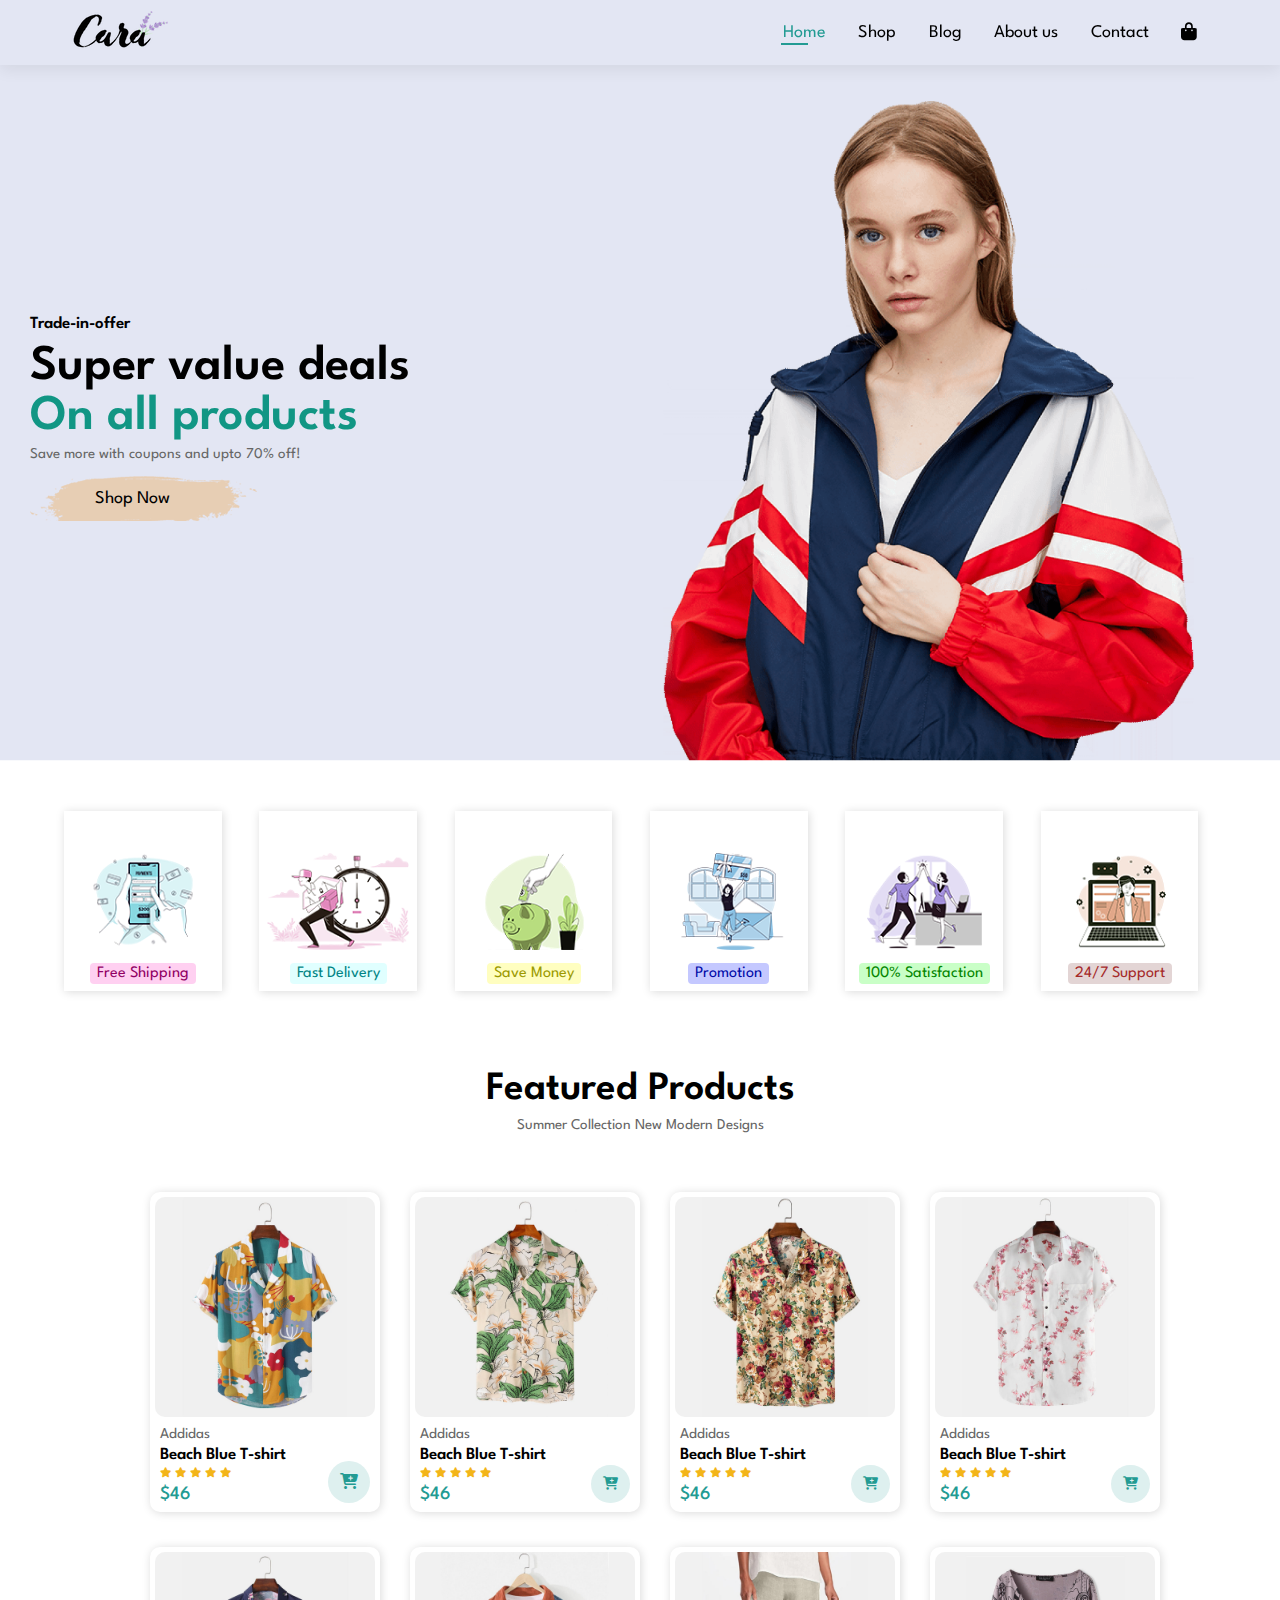
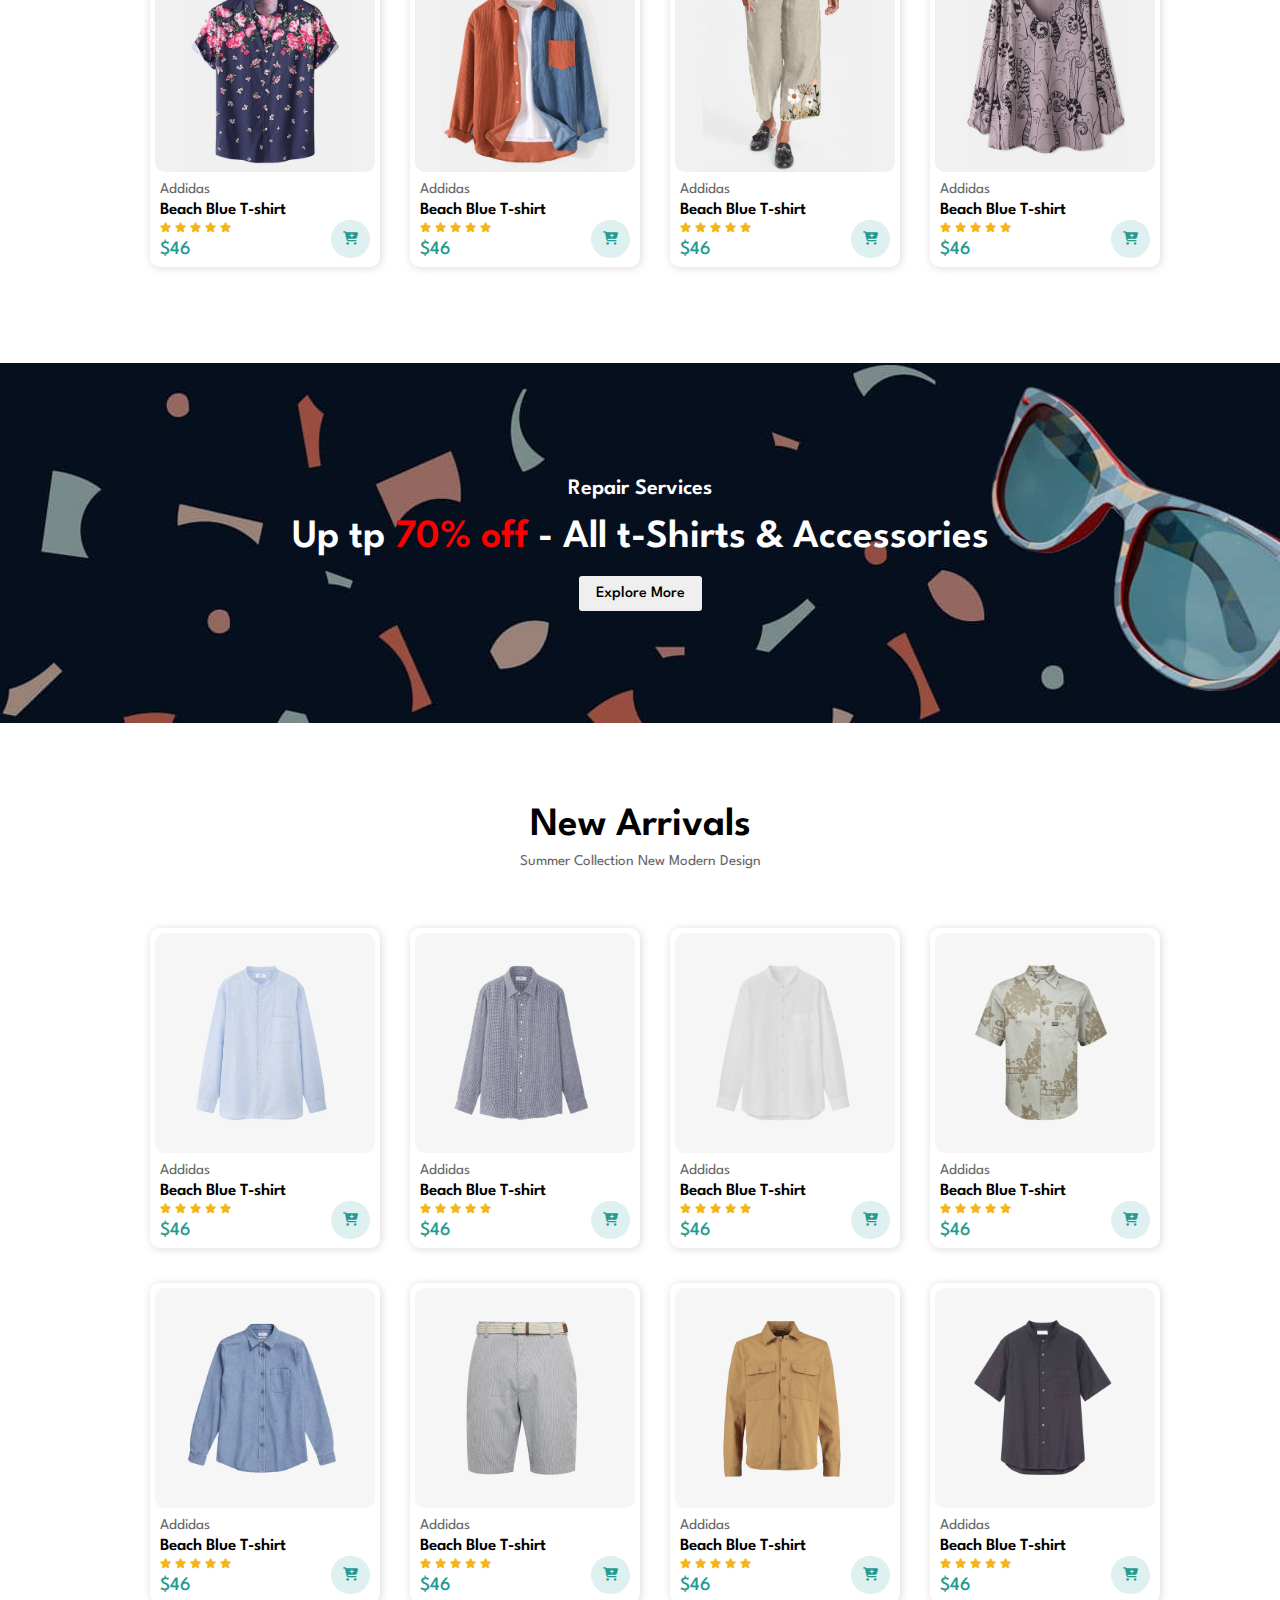
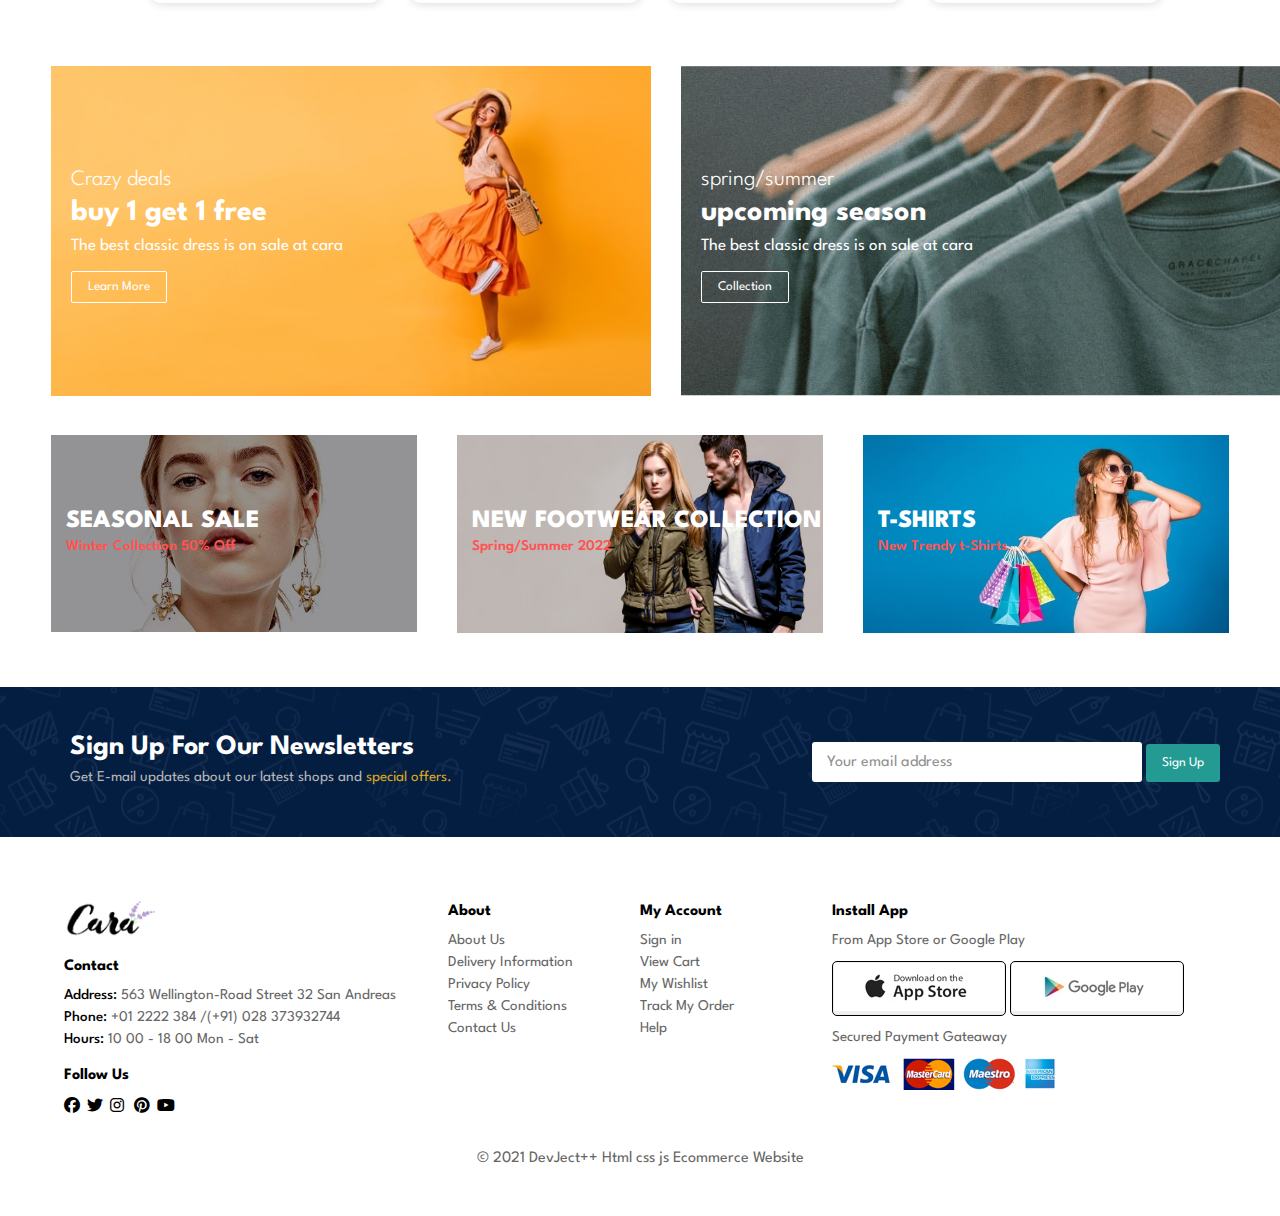
<file: index.html>
<!DOCTYPE html>
<html lang="en">
  <head>
    <meta charset="UTF-8" />
    <meta http-equiv="X-UA-Compatible" content="IE=edge" />
    <meta name="viewport" content="width=device-width, initial-scale=1.0" />
    <title>Eccomerce Website</title>
    <link
      rel="stylesheet"
      href="https://cdnjs.cloudflare.com/ajax/libs/font-awesome/6.2.1/css/all.min.css"
      referrerpolicy="no-referrer"
    />
    <link rel="stylesheet" href="style.css" />
    <link rel="shortcut icon" href="img/logo.png" type="image/x-icon" />
  </head>
  <body>
    <section class="header">
      <div class="logo-container">
        <a href="index.html"
          ><img src="img/logo.png" alt="Cara logo" class="logo"
        /></a>
      </div>
      <div class="navbar-container">
        <ul class="navbar-pages">
          <li>
            <a id="navbar-pages" class="active-navbar" href="index.html"
              >Home</a
            >
          </li>
          <li><a id="navbar-pages" href="shop.html">Shop</a></li>
          <li><a id="navbar-pages" href="blog.html">Blog</a></li>
          <li><a id="navbar-pages" href="about.html">About us</a></li>
          <li><a id="navbar-pages" href="contact.html">Contact</a></li>
          <li>
            <a href="cart.html"><i class="fa-solid fa-bag-shopping"></i></a>
          </li>
        </ul>
      </div>
    </section>

    <section class="hero">
      <img src="img/hero4.png" alt="" />

      <div class="hero-heading">
        <p>Trade-in-offer</p>
        <h1>Super value deals <span>On all products</span></h1>
        <h6>Save more with coupons and upto 70% off!</h6>
        <a href="shop.html">Shop Now</a>
      </div>
    </section>

    <section class="features">
      <div class="features-div">
        <img class="features-img" src="img/features/f1.png" alt="" />
        <p class="features-text">Free Shipping</p>
      </div>

      <div class="features-div">
        <img class="features-img" src="img/features/f2.png" alt="" />
        <p class="features-text">Fast Delivery</p>
      </div>

      <div class="features-div">
        <img class="features-img" src="img/features/f3.png" alt="" />
        <p class="features-text">Save Money</p>
      </div>

      <div class="features-div">
        <img class="features-img" src="img/features/f4.png" alt="" />
        <p class="features-text">Promotion</p>
      </div>

      <div class="features-div">
        <img class="features-img" src="img/features/f5.png" alt="" />
        <p class="features-text">100% Satisfaction</p>
      </div>

      <div class="features-div">
        <img class="features-img" src="img/features/f6.png" alt="" />
        <p class="features-text">24/7 Support</p>
      </div>
    </section>

    <div class="feature-product-container">
      <h1>Featured Products</h1>
      <h6>Summer Collection New Modern Designs</h6>
    </div>

    <section class="all-product-container">
      <div
        class="product-container"
        onclick="window.location.href='sproduct.html'"
      >
        <div class="product">
          <div class="product-img-container">
            <img src="img/products/f1.jpg" alt="" class="product-img" />
          </div>

          <div class="product-info">
            <h6>Addidas</h6>
            <h3>Beach Blue T-shirt</h3>
            <i class="fas fa-star"></i>
            <i class="fas fa-star"></i>
            <i class="fas fa-star"></i>
            <i class="fas fa-star"></i>
            <i class="fas fa-star"></i>

            <a href="" class="all-product-btn">
              <i style="color: #239b93" class="fa-solid fa-cart-plus"></i>
            </a>
            <h4>$46</h4>
          </div>
        </div>
      </div>

      <div class="product-container">
        <div class="product">
          <div class="product-img-container">
            <img src="img/products/f2.jpg" alt="" class="product-img" />
          </div>

          <div class="product-info">
            <h6>Addidas</h6>
            <h3>Beach Blue T-shirt</h3>
            <i class="fas fa-star"></i>
            <i class="fas fa-star"></i>
            <i class="fas fa-star"></i>
            <i class="fas fa-star"></i>
            <i class="fas fa-star"></i>
            <button>
              <i style="color: #239b93" class="fa-solid fa-cart-plus"></i>
            </button>
            <h4>$46</h4>
          </div>
        </div>
      </div>

      <div class="product-container">
        <div class="product">
          <div class="product-img-container">
            <img src="img/products/f3.jpg" alt="" class="product-img" />
          </div>

          <div class="product-info">
            <h6>Addidas</h6>
            <h3>Beach Blue T-shirt</h3>
            <i class="fas fa-star"></i>
            <i class="fas fa-star"></i>
            <i class="fas fa-star"></i>
            <i class="fas fa-star"></i>
            <i class="fas fa-star"></i>
            <button>
              <i style="color: #239b93" class="fa-solid fa-cart-plus"></i>
            </button>
            <h4>$46</h4>
          </div>
        </div>
      </div>

      <div class="product-container">
        <div class="product">
          <div class="product-img-container">
            <img src="img/products/f4.jpg" alt="" class="product-img" />
          </div>

          <div class="product-info">
            <h6>Addidas</h6>
            <h3>Beach Blue T-shirt</h3>
            <i class="fas fa-star"></i>
            <i class="fas fa-star"></i>
            <i class="fas fa-star"></i>
            <i class="fas fa-star"></i>
            <i class="fas fa-star"></i>
            <button>
              <i style="color: #239b93" class="fa-solid fa-cart-plus"></i>
            </button>
            <h4>$46</h4>
          </div>
        </div>
      </div>

      <div class="product-container">
        <div class="product">
          <div class="product-img-container">
            <img src="img/products/f5.jpg" alt="" class="product-img" />
          </div>

          <div class="product-info">
            <h6>Addidas</h6>
            <h3>Beach Blue T-shirt</h3>
            <i class="fas fa-star"></i>
            <i class="fas fa-star"></i>
            <i class="fas fa-star"></i>
            <i class="fas fa-star"></i>
            <i class="fas fa-star"></i>
            <button>
              <i style="color: #239b93" class="fa-solid fa-cart-plus"></i>
            </button>
            <h4>$46</h4>
          </div>
        </div>
      </div>

      <div class="product-container">
        <div class="product">
          <div class="product-img-container">
            <img src="img/products/f6.jpg" alt="" class="product-img" />
          </div>

          <div class="product-info">
            <h6>Addidas</h6>
            <h3>Beach Blue T-shirt</h3>
            <i class="fas fa-star"></i>
            <i class="fas fa-star"></i>
            <i class="fas fa-star"></i>
            <i class="fas fa-star"></i>
            <i class="fas fa-star"></i>
            <button>
              <i style="color: #239b93" class="fa-solid fa-cart-plus"></i>
            </button>
            <h4>$46</h4>
          </div>
        </div>
      </div>

      <div class="product-container">
        <div class="product">
          <div class="product-img-container">
            <img src="img/products/f7.jpg" alt="" class="product-img" />
          </div>

          <div class="product-info">
            <h6>Addidas</h6>
            <h3>Beach Blue T-shirt</h3>
            <i class="fas fa-star"></i>
            <i class="fas fa-star"></i>
            <i class="fas fa-star"></i>
            <i class="fas fa-star"></i>
            <i class="fas fa-star"></i>
            <button>
              <i style="color: #239b93" class="fa-solid fa-cart-plus"></i>
            </button>
            <h4>$46</h4>
          </div>
        </div>
      </div>

      <div class="product-container">
        <div class="product">
          <div class="product-img-container">
            <img src="img/products/f8.jpg" alt="" class="product-img" />
          </div>

          <div class="product-info">
            <h6>Addidas</h6>
            <h3>Beach Blue T-shirt</h3>
            <i class="fas fa-star"></i>
            <i class="fas fa-star"></i>
            <i class="fas fa-star"></i>
            <i class="fas fa-star"></i>
            <i class="fas fa-star"></i>
            <button>
              <i style="color: #239b93" class="fa-solid fa-cart-plus"></i>
            </button>
            <h4>$46</h4>
          </div>
        </div>
      </div>
    </section>

    <section class="action-banner">
      <div class="banner-img">
        <img src="img/banner/b2.jpg" alt="" />
      </div>
      <div class="banner-content">
        <h3>Repair Services</h3>
        <h1>Up tp <span>70% off</span> - All t-Shirts & Accessories</h1>
        <button onclick="window.location.href = 'shop.html'">
          Explore More
        </button>
      </div>
    </section>

    <section class="feature-product-container">
      <h1>New Arrivals</h1>
      <h6>Summer Collection New Modern Design</h6>
    </section>

    <section class="all-product-container">
      <div class="product-container">
        <div class="product">
          <div class="product-img-container">
            <img src="img/products/n1.jpg" alt="" class="product-img" />
          </div>

          <div class="product-info">
            <h6>Addidas</h6>
            <h3>Beach Blue T-shirt</h3>
            <i class="fas fa-star"></i>
            <i class="fas fa-star"></i>
            <i class="fas fa-star"></i>
            <i class="fas fa-star"></i>
            <i class="fas fa-star"></i>

            <button class="all-product-btn">
              <i style="color: #239b93" class="fa-solid fa-cart-plus"></i>
            </button>
            <h4>$46</h4>
          </div>
        </div>
      </div>

      <div class="product-container">
        <div class="product">
          <div class="product-img-container">
            <img src="img/products/n2.jpg" alt="" class="product-img" />
          </div>

          <div class="product-info">
            <h6>Addidas</h6>
            <h3>Beach Blue T-shirt</h3>
            <i class="fas fa-star"></i>
            <i class="fas fa-star"></i>
            <i class="fas fa-star"></i>
            <i class="fas fa-star"></i>
            <i class="fas fa-star"></i>
            <button>
              <i style="color: #239b93" class="fa-solid fa-cart-plus"></i>
            </button>
            <h4>$46</h4>
          </div>
        </div>
      </div>

      <div class="product-container">
        <div class="product">
          <div class="product-img-container">
            <img src="img/products/n3.jpg" alt="" class="product-img" />
          </div>

          <div class="product-info">
            <h6>Addidas</h6>
            <h3>Beach Blue T-shirt</h3>
            <i class="fas fa-star"></i>
            <i class="fas fa-star"></i>
            <i class="fas fa-star"></i>
            <i class="fas fa-star"></i>
            <i class="fas fa-star"></i>
            <button>
              <i style="color: #239b93" class="fa-solid fa-cart-plus"></i>
            </button>
            <h4>$46</h4>
          </div>
        </div>
      </div>

      <div class="product-container">
        <div class="product">
          <div class="product-img-container">
            <img src="img/products/n4.jpg" alt="" class="product-img" />
          </div>

          <div class="product-info">
            <h6>Addidas</h6>
            <h3>Beach Blue T-shirt</h3>
            <i class="fas fa-star"></i>
            <i class="fas fa-star"></i>
            <i class="fas fa-star"></i>
            <i class="fas fa-star"></i>
            <i class="fas fa-star"></i>
            <button>
              <i style="color: #239b93" class="fa-solid fa-cart-plus"></i>
            </button>
            <h4>$46</h4>
          </div>
        </div>
      </div>

      <div class="product-container">
        <div class="product">
          <div class="product-img-container">
            <img src="img/products/n5.jpg" alt="" class="product-img" />
          </div>

          <div class="product-info">
            <h6>Addidas</h6>
            <h3>Beach Blue T-shirt</h3>
            <i class="fas fa-star"></i>
            <i class="fas fa-star"></i>
            <i class="fas fa-star"></i>
            <i class="fas fa-star"></i>
            <i class="fas fa-star"></i>
            <button>
              <i style="color: #239b93" class="fa-solid fa-cart-plus"></i>
            </button>
            <h4>$46</h4>
          </div>
        </div>
      </div>

      <div class="product-container">
        <div class="product">
          <div class="product-img-container">
            <img src="img/products/n6.jpg" alt="" class="product-img" />
          </div>

          <div class="product-info">
            <h6>Addidas</h6>
            <h3>Beach Blue T-shirt</h3>
            <i class="fas fa-star"></i>
            <i class="fas fa-star"></i>
            <i class="fas fa-star"></i>
            <i class="fas fa-star"></i>
            <i class="fas fa-star"></i>
            <button>
              <i style="color: #239b93" class="fa-solid fa-cart-plus"></i>
            </button>
            <h4>$46</h4>
          </div>
        </div>
      </div>

      <div class="product-container">
        <div class="product">
          <div class="product-img-container">
            <img src="img/products/n7.jpg" alt="" class="product-img" />
          </div>

          <div class="product-info">
            <h6>Addidas</h6>
            <h3>Beach Blue T-shirt</h3>
            <i class="fas fa-star"></i>
            <i class="fas fa-star"></i>
            <i class="fas fa-star"></i>
            <i class="fas fa-star"></i>
            <i class="fas fa-star"></i>
            <button>
              <i style="color: #239b93" class="fa-solid fa-cart-plus"></i>
            </button>
            <h4>$46</h4>
          </div>
        </div>
      </div>

      <div class="product-container">
        <div class="product">
          <div class="product-img-container">
            <img src="img/products/n8.jpg" alt="" class="product-img" />
          </div>

          <div class="product-info">
            <h6>Addidas</h6>
            <h3>Beach Blue T-shirt</h3>
            <i class="fas fa-star"></i>
            <i class="fas fa-star"></i>
            <i class="fas fa-star"></i>
            <i class="fas fa-star"></i>
            <i class="fas fa-star"></i>
            <button>
              <i style="color: #239b93" class="fa-solid fa-cart-plus"></i>
            </button>
            <h4>$46</h4>
          </div>
        </div>
      </div>
    </section>

    <section class="banner-container">
      <div class="banner-one-two-container">
        <div class="banner-one-container">
          <a href="blog.html">
            <img src="img/banner/b17.jpg" alt="" />
          </a>
          <div class="banner-one-content">
            <h4>Crazy deals</h4>
            <h2>buy 1 get 1 free</h2>
            <p>The best classic dress is on sale at cara</p>
            <a href="blog.html">
              <button>Learn More</button>
            </a>
          </div>
        </div>

        <div class="banner-one-container">
          <a href="shop.html">
            <img
              style="height: 330px; width: 106%"
              src="img/banner/b10.jpg"
              alt=""
            />
          </a>
          <div
            class="banner-one-content"
            onclick="window.location.href = 'shop.html'"
          >
            <h4>spring/summer</h4>
            <h2>upcoming season</h2>
            <p>The best classic dress is on sale at cara</p>
            <a href="shop.html">
              <button>Collection</button>
            </a>
          </div>
        </div>
      </div>

      <div class="banner-three-four-five-container">
        <div class="banner-three-container">
          <img src="img/banner/b7.jpg" alt="" />
          <div class="banner-three-content">
            <h2>SEASONAL SALE</h2>
            <h3>Winter Collection 50% Off</h3>
          </div>
        </div>

        <div class="banner-three-container">
          <img style="height: 94%" src="img/banner/b4.jpg" alt="" />
          <div class="banner-three-content">
            <h2>NEW FOOTWEAR COLLECTION</h2>
            <h3>Spring/Summer 2022</h3>
          </div>
        </div>

        <div class="banner-three-container">
          <img style="height: 94%" src="img/banner/b18.jpg" alt="" />
          <div class="banner-three-content">
            <h2>T-SHIRTS</h2>
            <h3>New Trendy t-Shirts</h3>
          </div>
        </div>
      </div>
    </section>

    <section class="newsletter-container">
      <div class="newsletter-content">
        <div class="newsletter-content-one">
          <h2>Sign Up For Our Newsletters</h2>
          <h6>
            Get E-mail updates about our latest shops and
            <span>special offers.</span>
          </h6>
        </div>

        <div class="newsletter-content-two">
          <input type="email" name="" id="" placeholder="Your email address" />
          <button>Sign Up</button>
        </div>
      </div>
    </section>

    <section class="footer">
      <div class="footer-first-container">
        <img src="img/logo.png" alt="" />
        <h5>Contact</h5>
        <h6><span>Address:</span> 563 Wellington-Road Street 32 San Andreas</h6>
        <h6><span>Phone:</span> +01 2222 384 /(+91) 028 373932744</h6>
        <h6><span>Hours:</span> 10 00 - 18 00 Mon - Sat</h6>
        <h5 style="margin: 15px 0 10px 0">Follow Us</h5>
        <i class="fa-brands fa-facebook"></i>
        <i class="fa-brands fa-twitter"></i>
        <i class="fa-brands fa-instagram"></i>
        <i class="fa-brands fa-pinterest"></i>
        <i class="fa-brands fa-youtube"></i>
      </div>

      <div class="footer-second-container">
        <h5>About</h5>
        <h6><a href="#">About Us</a></h6>
        <h6><a href="#">Delivery Information</a></h6>
        <h6><a href="#">Privacy Policy</a></h6>
        <h6><a href="#">Terms & Conditions</a></h6>
        <h6><a href="#">Contact Us</a></h6>
      </div>

      <div class="footer-third-container">
        <h5>My Account</h5>
        <h6><a href="#">Sign in</a></h6>
        <h6><a href="#">View Cart</a></h6>
        <h6><a href="#">My Wishlist</a></h6>
        <h6><a href="#">Track My Order</a></h6>
        <h6><a href="#">Help</a></h6>
      </div>

      <div class="footer-fourth-container">
        <h5>Install App</h5>
        <h6><a href="#"></a></h6>
        <h6>From App Store or Google Play</h6>
        <button><img src="img/pay/app.jpg" alt="" /></button>
        <button><img src="img/pay/play.jpg" alt="" /></button>
        <h6>Secured Payment Gateaway</h6>
        <a href="#"><img src="img/pay/pay.png" alt="" /></a>
      </div>
    </section>

    <div class="copywrite-text">
      <h6>© 2021 DevJect++ Html css js Ecommerce Website</h6>
    </div>

    <script src="script.js"></script>
  </body>
</html>
</file>
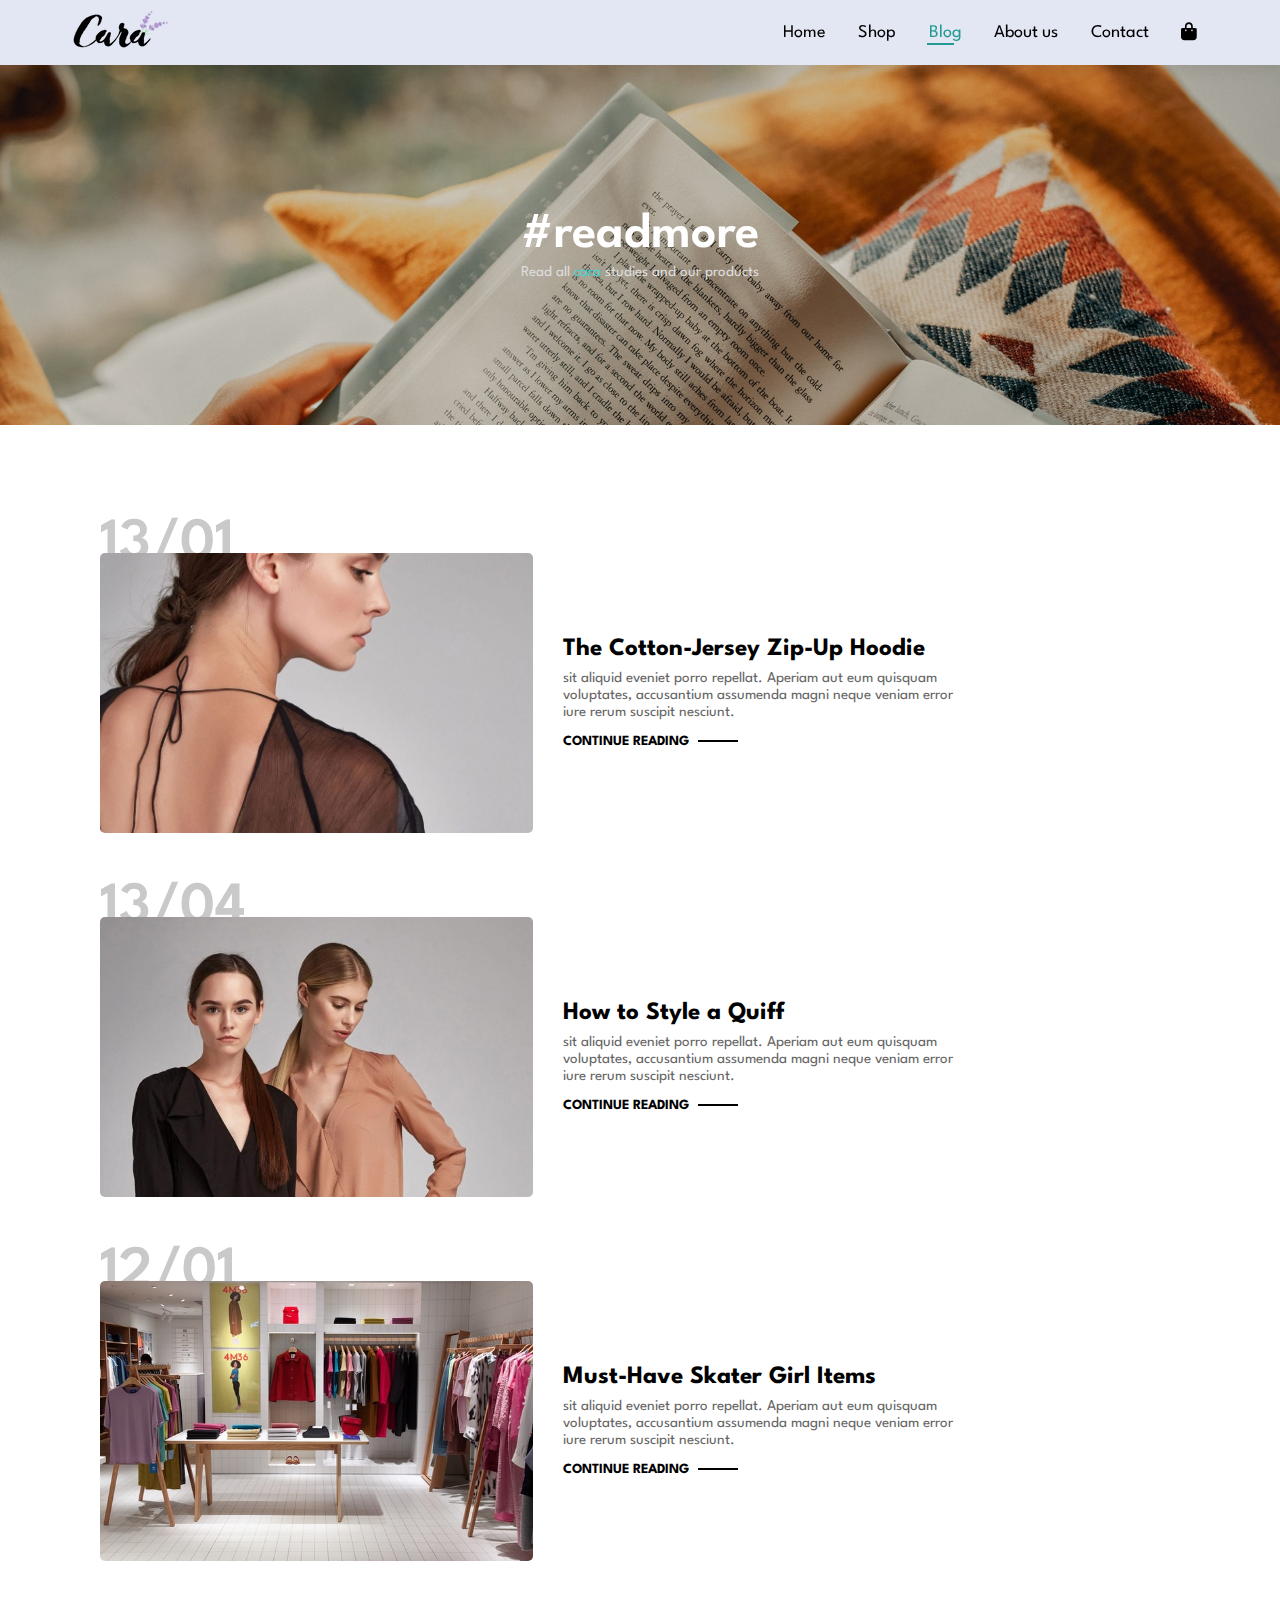
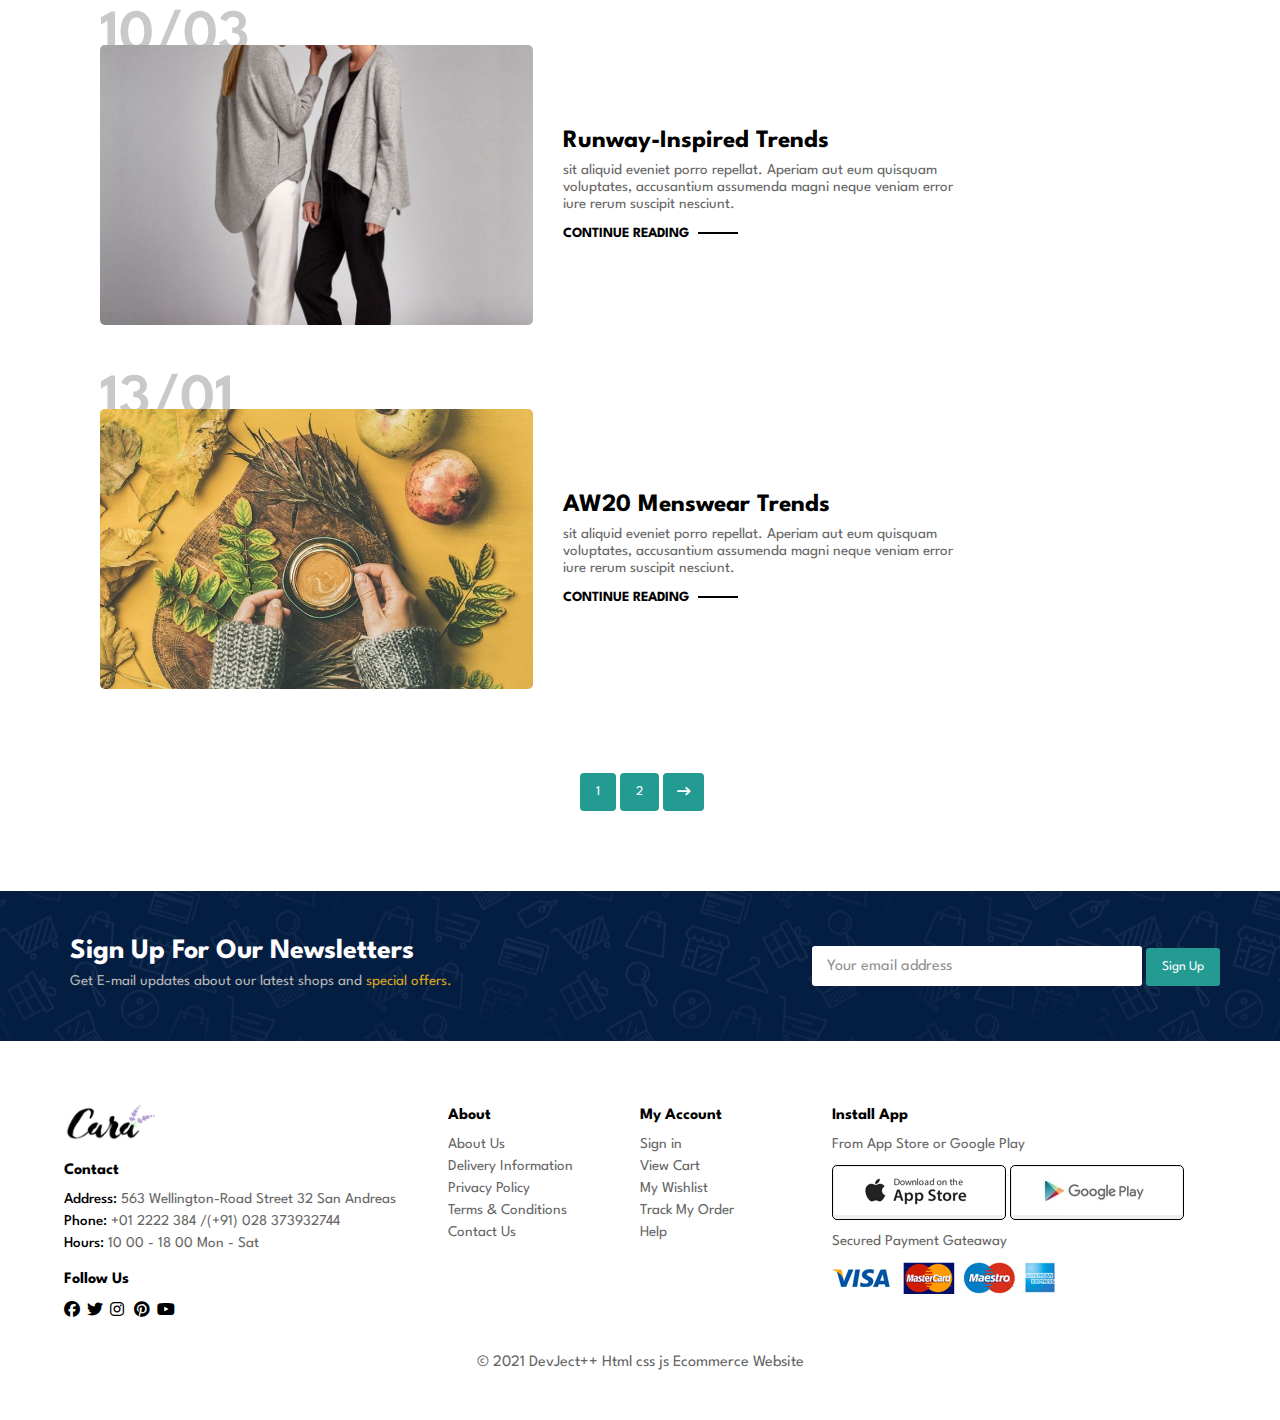
<file: blog.html>
<!DOCTYPE html>
<html lang="en">
  <head>
    <meta charset="UTF-8" />
    <meta http-equiv="X-UA-Compatible" content="IE=edge" />
    <meta name="viewport" content="width=device-width, initial-scale=1.0" />
    <title>Product</title>
    <link rel="stylesheet" href="style.css" />
    <link
      rel="stylesheet"
      href="https://cdnjs.cloudflare.com/ajax/libs/font-awesome/6.2.1/css/all.min.css"
      referrerpolicy="no-referrer"
    />
  </head>
  <body>
    <section class="header">
      <div class="logo-container">
        <a href="index.html"
          ><img src="img/logo.png" alt="Cara logo" class="logo"
        /></a>
      </div>
      <div class="navbar-container">
        <ul class="navbar-pages">
          <li><a href="index.html">Home</a></li>
          <li><a href="shop.html">Shop</a></li>
          <li><a class="active-navbar" href="blog.html">Blog</a></li>
          <li><a href="about.html">About us</a></li>
          <li><a href="contact.html">Contact</a></li>
          <li>
            <a href="cart.html"><i class="fa-solid fa-bag-shopping"></i></a>
          </li>
        </ul>
      </div>
    </section>

    <section class="shop-banner blog-banner">
      <h1>#readmore</h1>
      <h6>Read all <span>cara</span> studies and our products</h6>
    </section>

    <section class="blog-container">
      <div class="blog-subcontainer">
        <div class="blog-img-container">
          <h1>13/01</h1>
          <img src="img/blog/b1.jpg" alt="" />
        </div>

        <div class="blog-text-container">
          <h2>The Cotton-Jersey Zip-Up Hoodie</h2>
          <h6>
            sit aliquid eveniet porro repellat. Aperiam aut eum quisquam
            voluptates, accusantium assumenda magni neque veniam error iure
            rerum suscipit nesciunt.
          </h6>
          <h5>
            <a href="#"> CONTINUE READING </a>
          </h5>
        </div>
      </div>

      <div class="blog-subcontainer">
        <div class="blog-img-container">
          <h1>13/04</h1>
          <img src="img/blog/b2.jpg" alt="" />
        </div>

        <div class="blog-text-container">
          <h2>How to Style a Quiff</h2>
          <h6>
            sit aliquid eveniet porro repellat. Aperiam aut eum quisquam
            voluptates, accusantium assumenda magni neque veniam error iure
            rerum suscipit nesciunt.
          </h6>
          <h5>
            <a href="#"> CONTINUE READING </a>
          </h5>
        </div>
      </div>
      <div class="blog-subcontainer">
        <div class="blog-img-container">
          <img src="img/blog/b3.jpg" alt="" />
          <h1>12/01</h1>
        </div>

        <div class="blog-text-container">
          <h2>Must-Have Skater Girl Items</h2>
          <h6>
            sit aliquid eveniet porro repellat. Aperiam aut eum quisquam
            voluptates, accusantium assumenda magni neque veniam error iure
            rerum suscipit nesciunt.
          </h6>
          <h5>
            <a href="#"> CONTINUE READING </a>
          </h5>
        </div>
      </div>

      <div class="blog-subcontainer">
        <div class="blog-img-container">
          <h1>10/03</h1>
          <img src="img/blog/b4.jpg" alt="" />
        </div>

        <div class="blog-text-container">
          <h2>Runway-Inspired Trends</h2>
          <h6>
            sit aliquid eveniet porro repellat. Aperiam aut eum quisquam
            voluptates, accusantium assumenda magni neque veniam error iure
            rerum suscipit nesciunt.
          </h6>
          <h5>
            <a href="#"> CONTINUE READING </a>
          </h5>
        </div>
      </div>

      <div class="blog-subcontainer">
        <div class="blog-img-container">
          <h1>13/01</h1>
          <img src="img/blog/b6.jpg" alt="" />
        </div>

        <div class="blog-text-container">
          <h2>AW20 Menswear Trends</h2>
          <h6>
            sit aliquid eveniet porro repellat. Aperiam aut eum quisquam
            voluptates, accusantium assumenda magni neque veniam error iure
            rerum suscipit nesciunt.
          </h6>
          <h5>
            <a href="#"> CONTINUE READING </a>
          </h5>
        </div>
      </div>
    </section>

    <section class="page-number-container">
      <div class="page-number-button">
        <button>1</button>
        <button>2</button>
        <button><i class="fa-solid fa-arrow-right-long"></i></button>
      </div>
    </section>

    <section class="newsletter-container">
      <div class="newsletter-content">
        <div class="newsletter-content-one">
          <h2>Sign Up For Our Newsletters</h2>
          <h6>
            Get E-mail updates about our latest shops and
            <span>special offers.</span>
          </h6>
        </div>

        <div class="newsletter-content-two">
          <input type="email" name="" id="" placeholder="Your email address" />
          <button>Sign Up</button>
        </div>
      </div>
    </section>

    <section class="footer">
      <div class="footer-first-container">
        <img src="img/logo.png" alt="" />
        <h5>Contact</h5>
        <h6><span>Address:</span> 563 Wellington-Road Street 32 San Andreas</h6>
        <h6><span>Phone:</span> +01 2222 384 /(+91) 028 373932744</h6>
        <h6><span>Hours:</span> 10 00 - 18 00 Mon - Sat</h6>
        <h5 style="margin: 15px 0 10px 0">Follow Us</h5>
        <i class="fa-brands fa-facebook"></i>
        <i class="fa-brands fa-twitter"></i>
        <i class="fa-brands fa-instagram"></i>
        <i class="fa-brands fa-pinterest"></i>
        <i class="fa-brands fa-youtube"></i>
      </div>

      <div class="footer-second-container">
        <h5>About</h5>
        <h6><a href="#">About Us</a></h6>
        <h6><a href="#">Delivery Information</a></h6>
        <h6><a href="#">Privacy Policy</a></h6>
        <h6><a href="#">Terms & Conditions</a></h6>
        <h6><a href="#">Contact Us</a></h6>
      </div>

      <div class="footer-third-container">
        <h5>My Account</h5>
        <h6><a href="#">Sign in</a></h6>
        <h6><a href="#">View Cart</a></h6>
        <h6><a href="#">My Wishlist</a></h6>
        <h6><a href="#">Track My Order</a></h6>
        <h6><a href="#">Help</a></h6>
      </div>

      <div class="footer-fourth-container">
        <h5>Install App</h5>
        <h6><a href="#"></a></h6>
        <h6>From App Store or Google Play</h6>
        <button><img src="img/pay/app.jpg" alt="" /></button>
        <button><img src="img/pay/play.jpg" alt="" /></button>
        <h6>Secured Payment Gateaway</h6>
        <a href="#"><img src="img/pay/pay.png" alt="" /></a>
      </div>
    </section>

    <div class="copywrite-text">
      <h6>© 2021 DevJect++ Html css js Ecommerce Website</h6>
    </div>

    <script src="script.js"></script>
  </body>
</html>
</file>
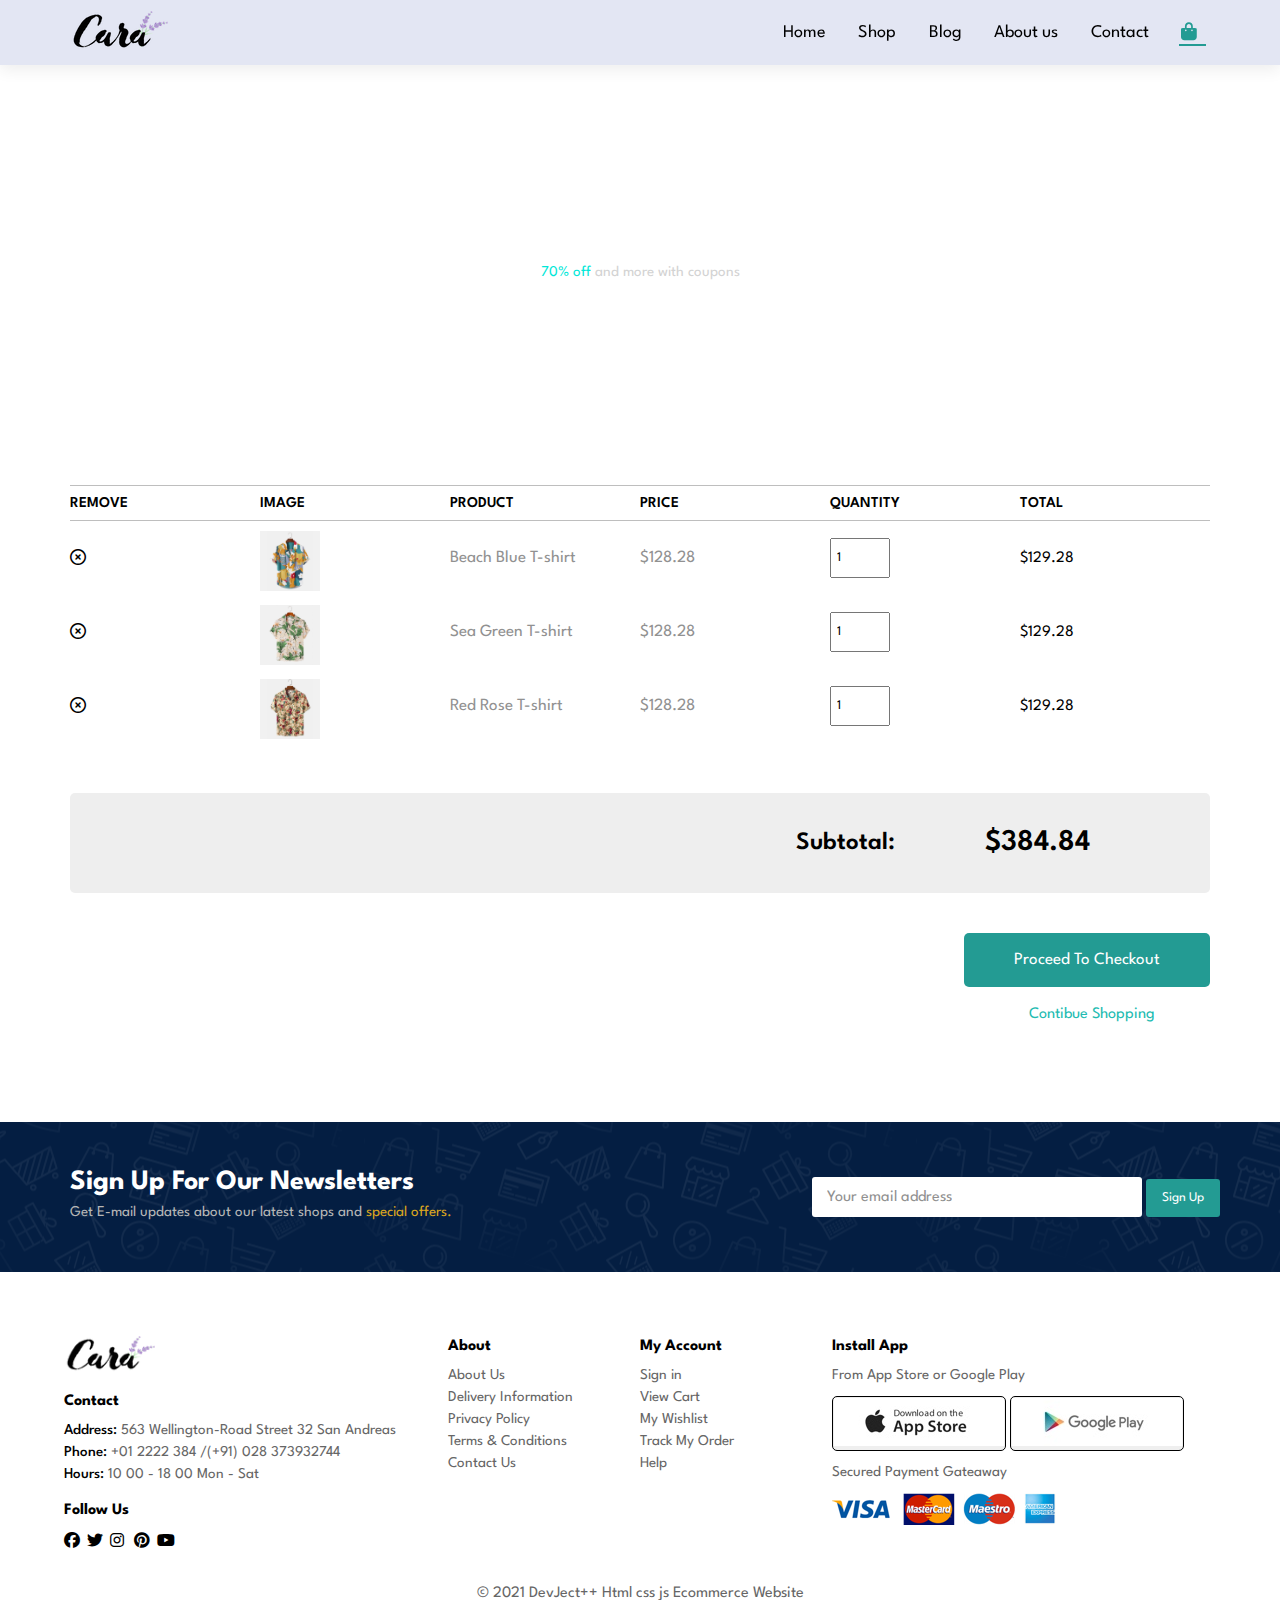
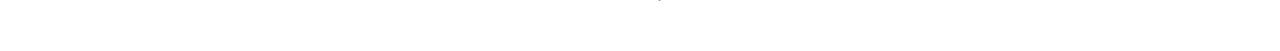
<file: cart.html>
<!DOCTYPE html>
<html lang="en">
  <head>
    <meta charset="UTF-8" />
    <meta http-equiv="X-UA-Compatible" content="IE=edge" />
    <meta name="viewport" content="width=device-width, initial-scale=1.0" />
    <title>Cart</title>
    <link rel="stylesheet" href="style.css" />
    <link
      rel="stylesheet"
      href="https://cdnjs.cloudflare.com/ajax/libs/font-awesome/6.2.1/css/all.min.css"
      referrerpolicy="no-referrer"
    />
  </head>
  <body>
    <section class="header">
      <div class="logo-container">
        <a href="index.html"
          ><img src="img/logo.png" alt="Cara logo" class="logo"
        /></a>
      </div>
      <div class="navbar-container">
        <ul class="navbar-pages">
          <li><a href="index.html">Home</a></li>
          <li><a href="shop.html">Shop</a></li>
          <li><a href="blog.html">Blog</a></li>
          <li><a href="about.html">About us</a></li>
          <li><a href="contact.html">Contact</a></li>
          <li>
            <a class="active-navbar" href="cart.html"
              ><i class="fa-solid fa-bag-shopping"></i
            ></a>
          </li>
        </ul>
      </div>
    </section>

    <section class="shop-banner cart-banner">
      <h1>#BuyMore</h1>
      <h6><span>70% off</span> and more with coupons</h6>
    </section>

    <section class="cart-container-1">
      <table width="100%">
        <thead>
          <tr>
            <td>REMOVE</td>
            <td>IMAGE</td>
            <td>PRODUCT</td>
            <td>PRICE</td>
            <td>QUANTITY</td>
            <td>TOTAL</td>
          </tr>
        </thead>

        <tbody class="table-order">
          <tr>
            <td><i class="fa-regular fa-circle-xmark"></i></td>
            <td>
              <img src="img/products/f1.jpg" alt="" />
            </td>
            <td><p>Beach Blue T-shirt</p></td>
            <td><p>$128.28</p></td>
            <td><input type="number" value="1" min="1" /></td>
            <td><span>$129.28</span></td>
          </tr>
        </tbody>

        <tbody>
          <tr>
            <td><i class="fa-regular fa-circle-xmark"></i></td>
            <td>
              <img src="img/products/f2.jpg" alt="" />
            </td>
            <td><p>Sea Green T-shirt</p></td>
            <td><p>$128.28</p></td>
            <td><input type="number" value="1" min="1" /></td>
            <td><span>$129.28</span></td>
          </tr>
        </tbody>

        <tbody>
          <tr>
            <td><i class="fa-regular fa-circle-xmark"></i></td>
            <td>
              <img src="img/products/f3.jpg" alt="" />
            </td>
            <td><p>Red Rose T-shirt</p></td>
            <td><p>$128.28</p></td>
            <td><input type="number" value="1" min="1" /></td>
            <td><span>$129.28</span></td>
          </tr>
        </tbody>
      </table>

      <div class="cart-subtotal">
        <h4>Subtotal:</h4>
        <h2>$384.84</h2>
      </div>

      <div class="cart-btn-container">
        <button class="cart-btn" onclick="window.location.href='checkout.html'">
          Proceed To Checkout
        </button>
      </div>

      <div class="cart-btn-container">
        <a class="cart-shopping" href="shop.html">Contibue Shopping</a>
      </div>
    </section>

    <section class="newsletter-container">
      <div class="newsletter-content">
        <div class="newsletter-content-one">
          <h2>Sign Up For Our Newsletters</h2>
          <h6>
            Get E-mail updates about our latest shops and
            <span>special offers.</span>
          </h6>
        </div>

        <div class="newsletter-content-two">
          <input type="email" name="" id="" placeholder="Your email address" />
          <button>Sign Up</button>
        </div>
      </div>
    </section>

    <section class="footer">
      <div class="footer-first-container">
        <img src="img/logo.png" alt="" />
        <h5>Contact</h5>
        <h6><span>Address:</span> 563 Wellington-Road Street 32 San Andreas</h6>
        <h6><span>Phone:</span> +01 2222 384 /(+91) 028 373932744</h6>
        <h6><span>Hours:</span> 10 00 - 18 00 Mon - Sat</h6>
        <h5 style="margin: 15px 0 10px 0">Follow Us</h5>
        <i class="fa-brands fa-facebook"></i>
        <i class="fa-brands fa-twitter"></i>
        <i class="fa-brands fa-instagram"></i>
        <i class="fa-brands fa-pinterest"></i>
        <i class="fa-brands fa-youtube"></i>
      </div>

      <div class="footer-second-container">
        <h5>About</h5>
        <h6><a href="#">About Us</a></h6>
        <h6><a href="#">Delivery Information</a></h6>
        <h6><a href="#">Privacy Policy</a></h6>
        <h6><a href="#">Terms & Conditions</a></h6>
        <h6><a href="#">Contact Us</a></h6>
      </div>

      <div class="footer-third-container">
        <h5>My Account</h5>
        <h6><a href="#">Sign in</a></h6>
        <h6><a href="#">View Cart</a></h6>
        <h6><a href="#">My Wishlist</a></h6>
        <h6><a href="#">Track My Order</a></h6>
        <h6><a href="#">Help</a></h6>
      </div>

      <div class="footer-fourth-container">
        <h5>Install App</h5>
        <h6><a href="#"></a></h6>
        <h6>From App Store or Google Play</h6>
        <button><img src="img/pay/app.jpg" alt="" /></button>
        <button><img src="img/pay/play.jpg" alt="" /></button>
        <h6>Secured Payment Gateaway</h6>
        <a href="#"><img src="img/pay/pay.png" alt="" /></a>
      </div>
    </section>

    <div class="copywrite-text">
      <h6>© 2021 DevJect++ Html css js Ecommerce Website</h6>
    </div>

    <script src="script.js"></script>
  </body>
</html>
</file>
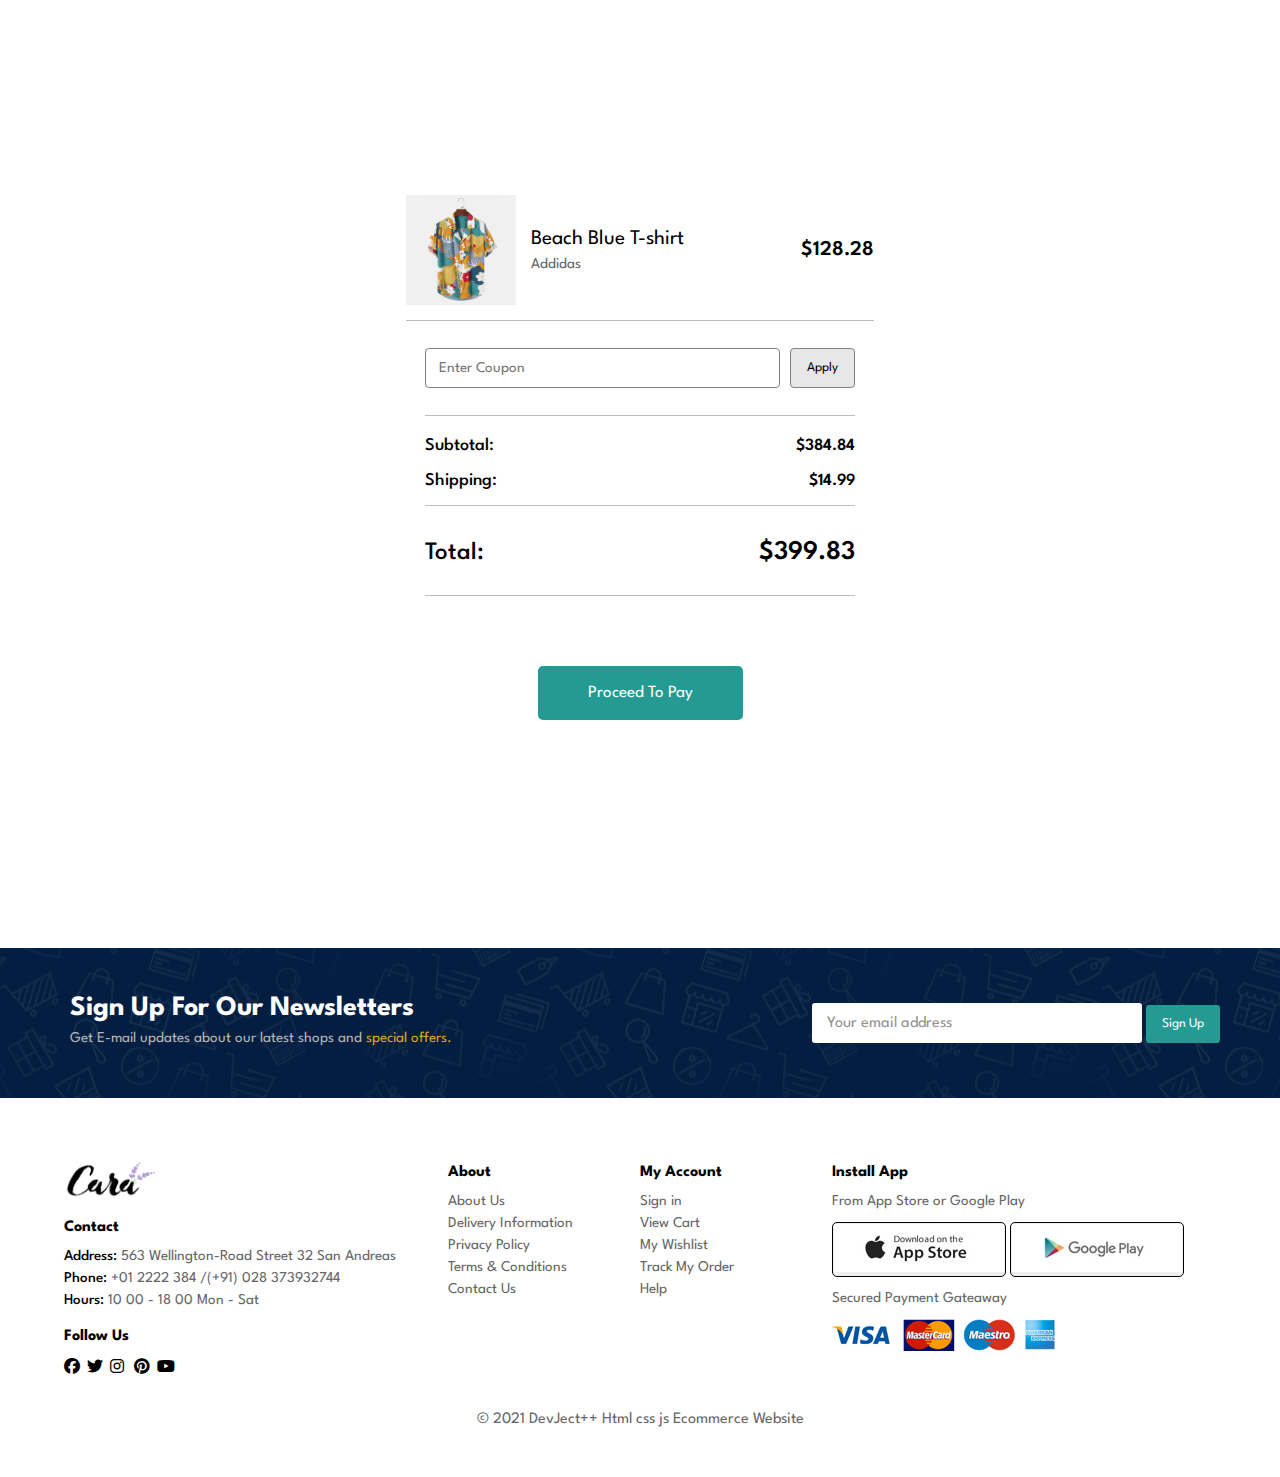
<file: checkout.html>
<!DOCTYPE html>
<html lang="en">
  <head>
    <meta charset="UTF-8" />
    <meta http-equiv="X-UA-Compatible" content="IE=edge" />
    <meta name="viewport" content="width=device-width, initial-scale=1.0" />
    <title>Cart</title>
    <link rel="stylesheet" href="style.css" />
    <link
      rel="stylesheet"
      href="https://cdnjs.cloudflare.com/ajax/libs/font-awesome/6.2.1/css/all.min.css"
      referrerpolicy="no-referrer"
    />
  </head>
  <body>
    <section class="checkout-container">
      <div class="checkout-1">
        <img src="img/products/f1.jpg" alt="" />
        <div class="checkout-1-text">
          <h3>Beach Blue T-shirt</h3>
          <h6>Addidas</h6>
        </div>
        <h3>$128.28</h3>
      </div>
      <div class="checkout-2">
        <input type="text" placeholder="Enter Coupon" />
        <button>Apply</button>
      </div>
      <div class="checkout-3">
        <div class="checkout-3-text-1">
          <h4>Subtotal:</h4>
          <h3>$384.84</h3>
        </div>

        <div class="checkout-3-text-2">
          <h4>Shipping:</h4>
          <h3>$14.99</h3>
        </div>
        <h4</h4>
        <h3></h3>
      </div>

      <div class="checkout-4">
        <h4>Total:</h4>
        <h3>$399.83</h3>
      </div>

      <button
        class="cart-btn checkout-btn"
        onclick="window.location.href='proceed.html'"
      >
        Proceed To Pay
      </button>
    </section>

    <section class="newsletter-container">
      <div class="newsletter-content">
        <div class="newsletter-content-one">
          <h2>Sign Up For Our Newsletters</h2>
          <h6>
            Get E-mail updates about our latest shops and
            <span>special offers.</span>
          </h6>
        </div>

        <div class="newsletter-content-two">
          <input type="email" name="" id="" placeholder="Your email address" />
          <button>Sign Up</button>
        </div>
      </div>
    </section>

    <section class="footer">
      <div class="footer-first-container">
        <img src="img/logo.png" alt="" />
        <h5>Contact</h5>
        <h6><span>Address:</span> 563 Wellington-Road Street 32 San Andreas</h6>
        <h6><span>Phone:</span> +01 2222 384 /(+91) 028 373932744</h6>
        <h6><span>Hours:</span> 10 00 - 18 00 Mon - Sat</h6>
        <h5 style="margin: 15px 0 10px 0">Follow Us</h5>
        <i class="fa-brands fa-facebook"></i>
        <i class="fa-brands fa-twitter"></i>
        <i class="fa-brands fa-instagram"></i>
        <i class="fa-brands fa-pinterest"></i>
        <i class="fa-brands fa-youtube"></i>
      </div>

      <div class="footer-second-container">
        <h5>About</h5>
        <h6><a href="#">About Us</a></h6>
        <h6><a href="#">Delivery Information</a></h6>
        <h6><a href="#">Privacy Policy</a></h6>
        <h6><a href="#">Terms & Conditions</a></h6>
        <h6><a href="#">Contact Us</a></h6>
      </div>

      <div class="footer-third-container">
        <h5>My Account</h5>
        <h6><a href="#">Sign in</a></h6>
        <h6><a href="#">View Cart</a></h6>
        <h6><a href="#">My Wishlist</a></h6>
        <h6><a href="#">Track My Order</a></h6>
        <h6><a href="#">Help</a></h6>
      </div>

      <div class="footer-fourth-container">
        <h5>Install App</h5>
        <h6><a href="#"></a></h6>
        <h6>From App Store or Google Play</h6>
        <button><img src="img/pay/app.jpg" alt="" /></button>
        <button><img src="img/pay/play.jpg" alt="" /></button>
        <h6>Secured Payment Gateaway</h6>
        <a href="#"><img src="img/pay/pay.png" alt="" /></a>
      </div>
    </section>

    <div class="copywrite-text">
      <h6>© 2021 DevJect++ Html css js Ecommerce Website</h6>
    </div>

    <script src="script.js"></script>

  </body>
</html>
</file>
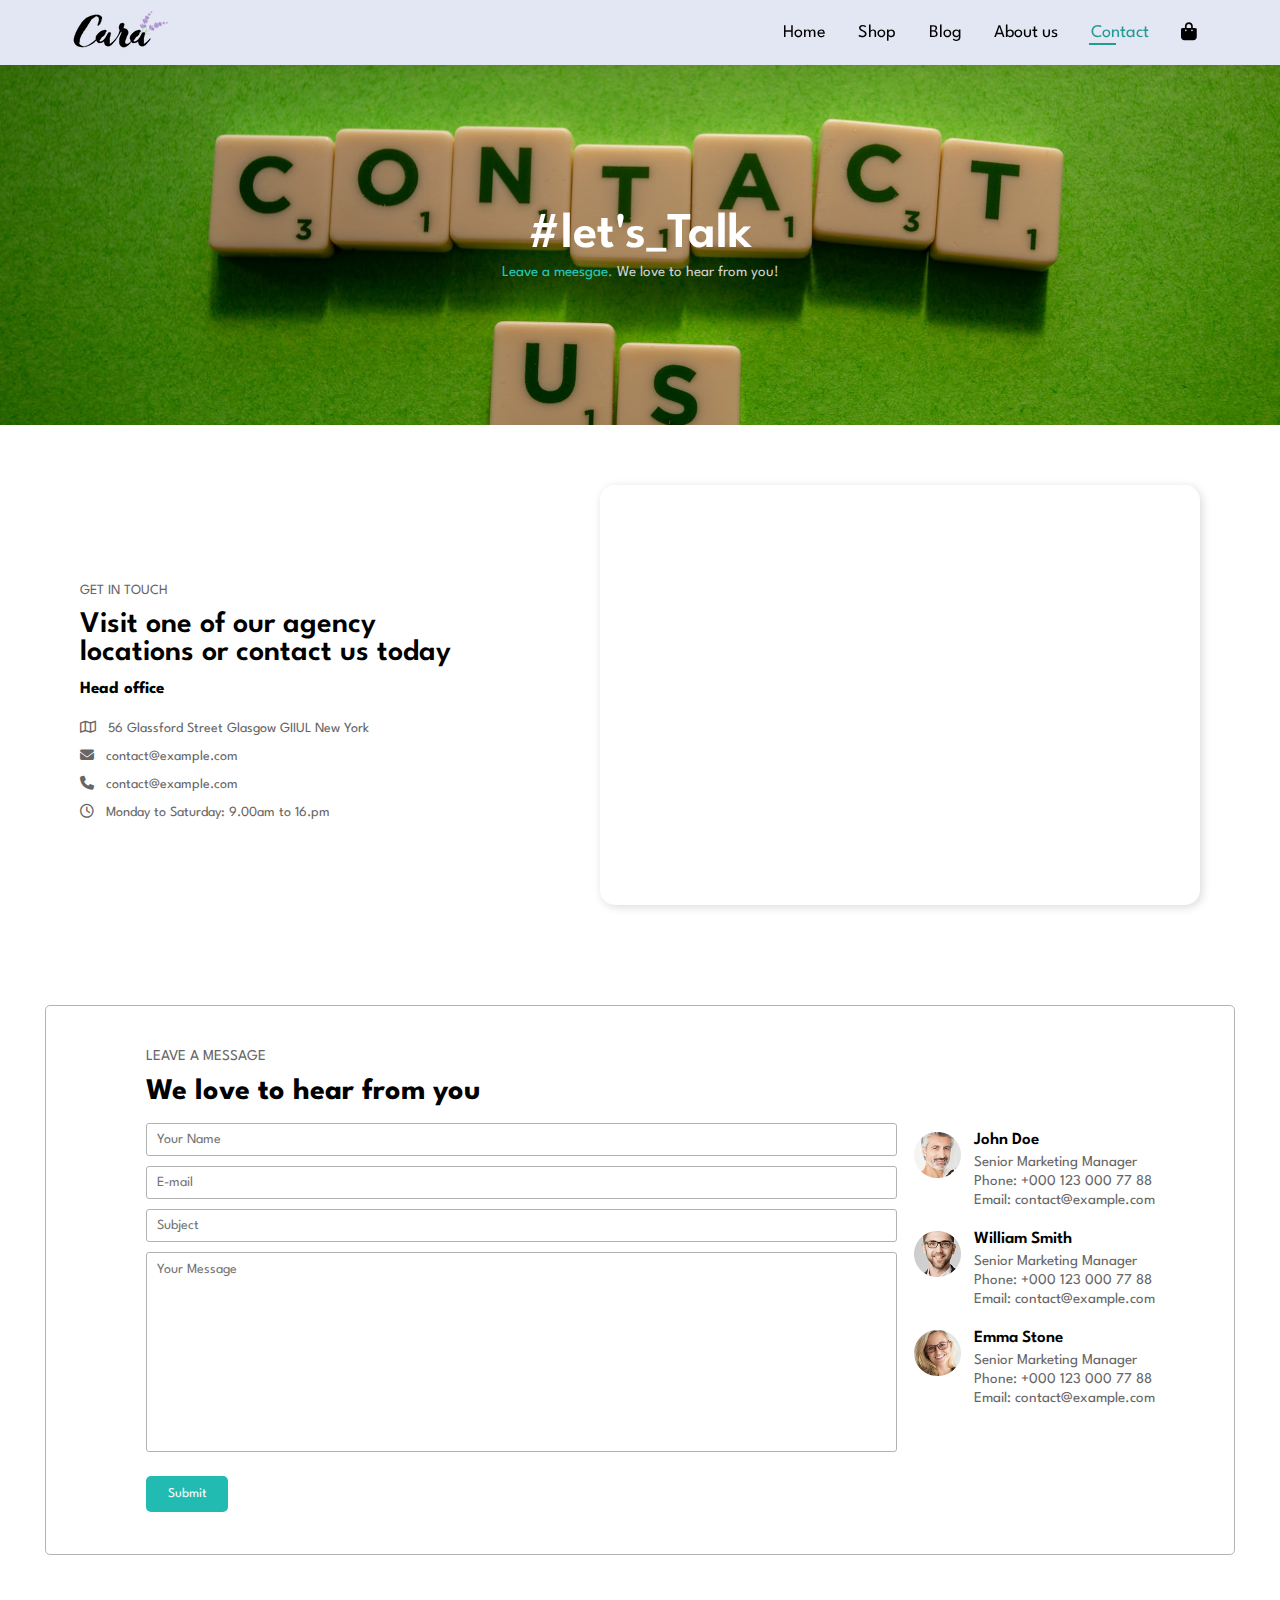
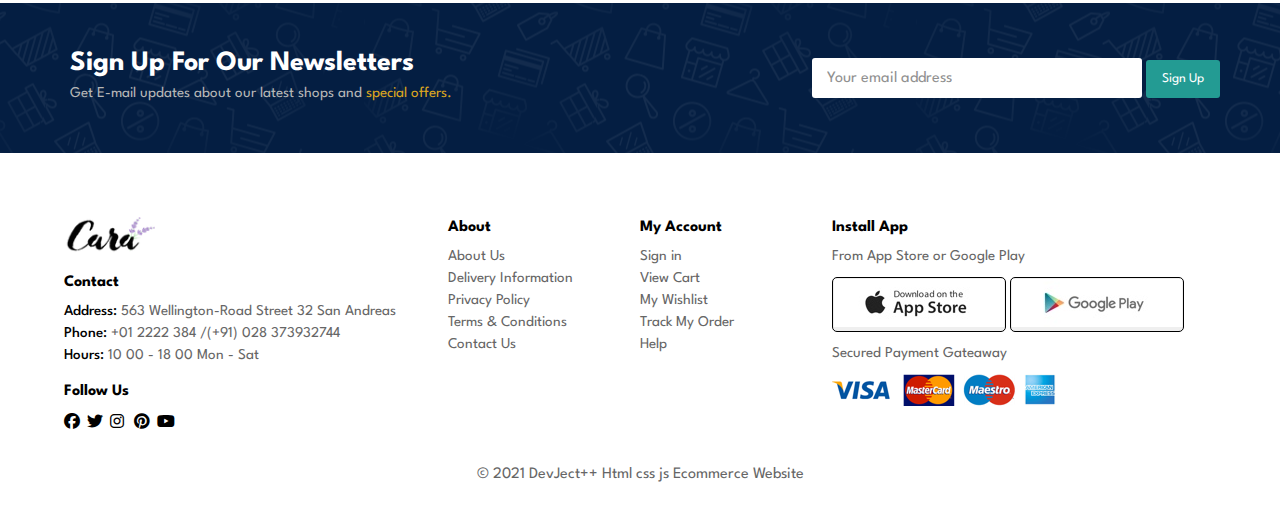
<file: contact.html>
<!DOCTYPE html>
<html lang="en">
  <head>
    <meta charset="UTF-8" />
    <meta http-equiv="X-UA-Compatible" content="IE=edge" />
    <meta name="viewport" content="width=device-width, initial-scale=1.0" />
    <title>Product</title>
    <link rel="stylesheet" href="style.css" />
    <link
      rel="stylesheet"
      href="https://cdnjs.cloudflare.com/ajax/libs/font-awesome/6.2.1/css/all.min.css"
      referrerpolicy="no-referrer"
    />
  </head>
  <body>
    <section class="header">
      <div class="logo-container">
        <a href="index.html"
          ><img src="img/logo.png" alt="Cara logo" class="logo"
        /></a>
      </div>
      <div class="navbar-container">
        <ul class="navbar-pages">
          <li><a href="index.html">Home</a></li>
          <li><a href="shop.html">Shop</a></li>
          <li><a href="blog.html">Blog</a></li>
          <li><a href="about.html">About us</a></li>
          <li><a class="active-navbar" href="contact.html">Contact</a></li>
          <li>
            <a href="cart.html"><i class="fa-solid fa-bag-shopping"></i></a>
          </li>
        </ul>
      </div>
    </section>

    <section class="shop-banner contact-banner">
      <h1>#let's_Talk</h1>
      <h6><span>Leave a meesgae.</span> We love to hear from you!</h6>
    </section>

    <section class="contact-container">
      <div class="contact-subcontainer">
        <div class="contact-text-container">
          <h6>GET IN TOUCH</h6>
          <h2>Visit one of our agency locations or contact us today</h2>
          <h3>Head office</h3>

          <h6>
            <i class="fa-regular fa-map"></i> 56 Glassford Street Glasgow GIIUL
            New York
          </h6>
          <h6><i class="fa-solid fa-envelope"></i> contact@example.com</h6>
          <h6><i class="fa-solid fa-phone"></i> contact@example.com</h6>
          <h6>
            <i class="fa-regular fa-clock"></i> Monday to Saturday: 9.00am to
            16.pm
          </h6>
        </div>

        <div class="contact-map-container">
          <div class="contact-map">
            <iframe
              src="https://www.google.com/maps/embed?pb=!1m18!1m12!1m3!1d3620.4780233454503!2d67.03170484324085!3d24.847518167566292!2m3!1f0!2f0!3f0!3m2!1i1024!2i768!4f13.1!3m3!1m2!1s0x3eb33dd84b5b4d7b%3A0x37de022366f8096f!2sFrere%20Hall!5e0!3m2!1sen!2s!4v1672849031378!5m2!1sen!2s"
              style="border: 0"
              allowfullscreen=""
              loading="lazy"
              referrerpolicy="no-referrer-when-downgrade"
            ></iframe>
          </div>
        </div>
      </div>

      <div class="contact-message-container">
        <div class="message-space">
          <h6>LEAVE A MESSAGE</h6>
          <h2>We love to hear from you</h2>
          <input type="text" name="" id="" placeholder="Your Name" />
          <input type="email" name="" id="" placeholder="E-mail" />
          <input type="text" name="" id="" placeholder="Subject" />
          <textarea name="" id="" placeholder="Your Message"></textarea>
          <button>Submit</button>
        </div>

        <div class="message-review-container">
          <div class="message-review">
            <img src="img/people/1.png" alt="" />

            <div class="message-review-text">
              <p>John Doe</p>
              <h6>
                Senior Marketing Manager Phone: +000 123 000 77 88 Email:
                contact@example.com
              </h6>
            </div>
          </div>

          <div class="message-review">
            <img src="img/people/2.png" alt="" />

            <div class="message-review-text">
              <p>William Smith</p>
              <h6>
                Senior Marketing Manager Phone: +000 123 000 77 88 Email:
                contact@example.com
              </h6>
            </div>
          </div>

          <div class="message-review">
            <img src="img/people/3.png" alt="" />

            <div class="message-review-text">
              <p>Emma Stone</p>
              <h6>
                Senior Marketing Manager Phone: +000 123 000 77 88 Email:
                contact@example.com
              </h6>
            </div>
          </div>
        </div>
      </div>
    </section>

    <section class="newsletter-container">
      <div class="newsletter-content">
        <div class="newsletter-content-one">
          <h2>Sign Up For Our Newsletters</h2>
          <h6>
            Get E-mail updates about our latest shops and
            <span>special offers.</span>
          </h6>
        </div>

        <div class="newsletter-content-two">
          <input type="email" name="" id="" placeholder="Your email address" />
          <button>Sign Up</button>
        </div>
      </div>
    </section>

    <section class="footer">
      <div class="footer-first-container">
        <img src="img/logo.png" alt="" />
        <h5>Contact</h5>
        <h6><span>Address:</span> 563 Wellington-Road Street 32 San Andreas</h6>
        <h6><span>Phone:</span> +01 2222 384 /(+91) 028 373932744</h6>
        <h6><span>Hours:</span> 10 00 - 18 00 Mon - Sat</h6>
        <h5 style="margin: 15px 0 10px 0">Follow Us</h5>
        <i class="fa-brands fa-facebook"></i>
        <i class="fa-brands fa-twitter"></i>
        <i class="fa-brands fa-instagram"></i>
        <i class="fa-brands fa-pinterest"></i>
        <i class="fa-brands fa-youtube"></i>
      </div>

      <div class="footer-second-container">
        <h5>About</h5>
        <h6><a href="#">About Us</a></h6>
        <h6><a href="#">Delivery Information</a></h6>
        <h6><a href="#">Privacy Policy</a></h6>
        <h6><a href="#">Terms & Conditions</a></h6>
        <h6><a href="#">Contact Us</a></h6>
      </div>

      <div class="footer-third-container">
        <h5>My Account</h5>
        <h6><a href="#">Sign in</a></h6>
        <h6><a href="#">View Cart</a></h6>
        <h6><a href="#">My Wishlist</a></h6>
        <h6><a href="#">Track My Order</a></h6>
        <h6><a href="#">Help</a></h6>
      </div>

      <div class="footer-fourth-container">
        <h5>Install App</h5>
        <h6><a href="#"></a></h6>
        <h6>From App Store or Google Play</h6>
        <button><img src="img/pay/app.jpg" alt="" /></button>
        <button><img src="img/pay/play.jpg" alt="" /></button>
        <h6>Secured Payment Gateaway</h6>
        <a href="#"><img src="img/pay/pay.png" alt="" /></a>
      </div>
    </section>

    <div class="copywrite-text">
      <h6>© 2021 DevJect++ Html css js Ecommerce Website</h6>
    </div>

    <script src="script.js"></script>
  </body>
</html>
</file>
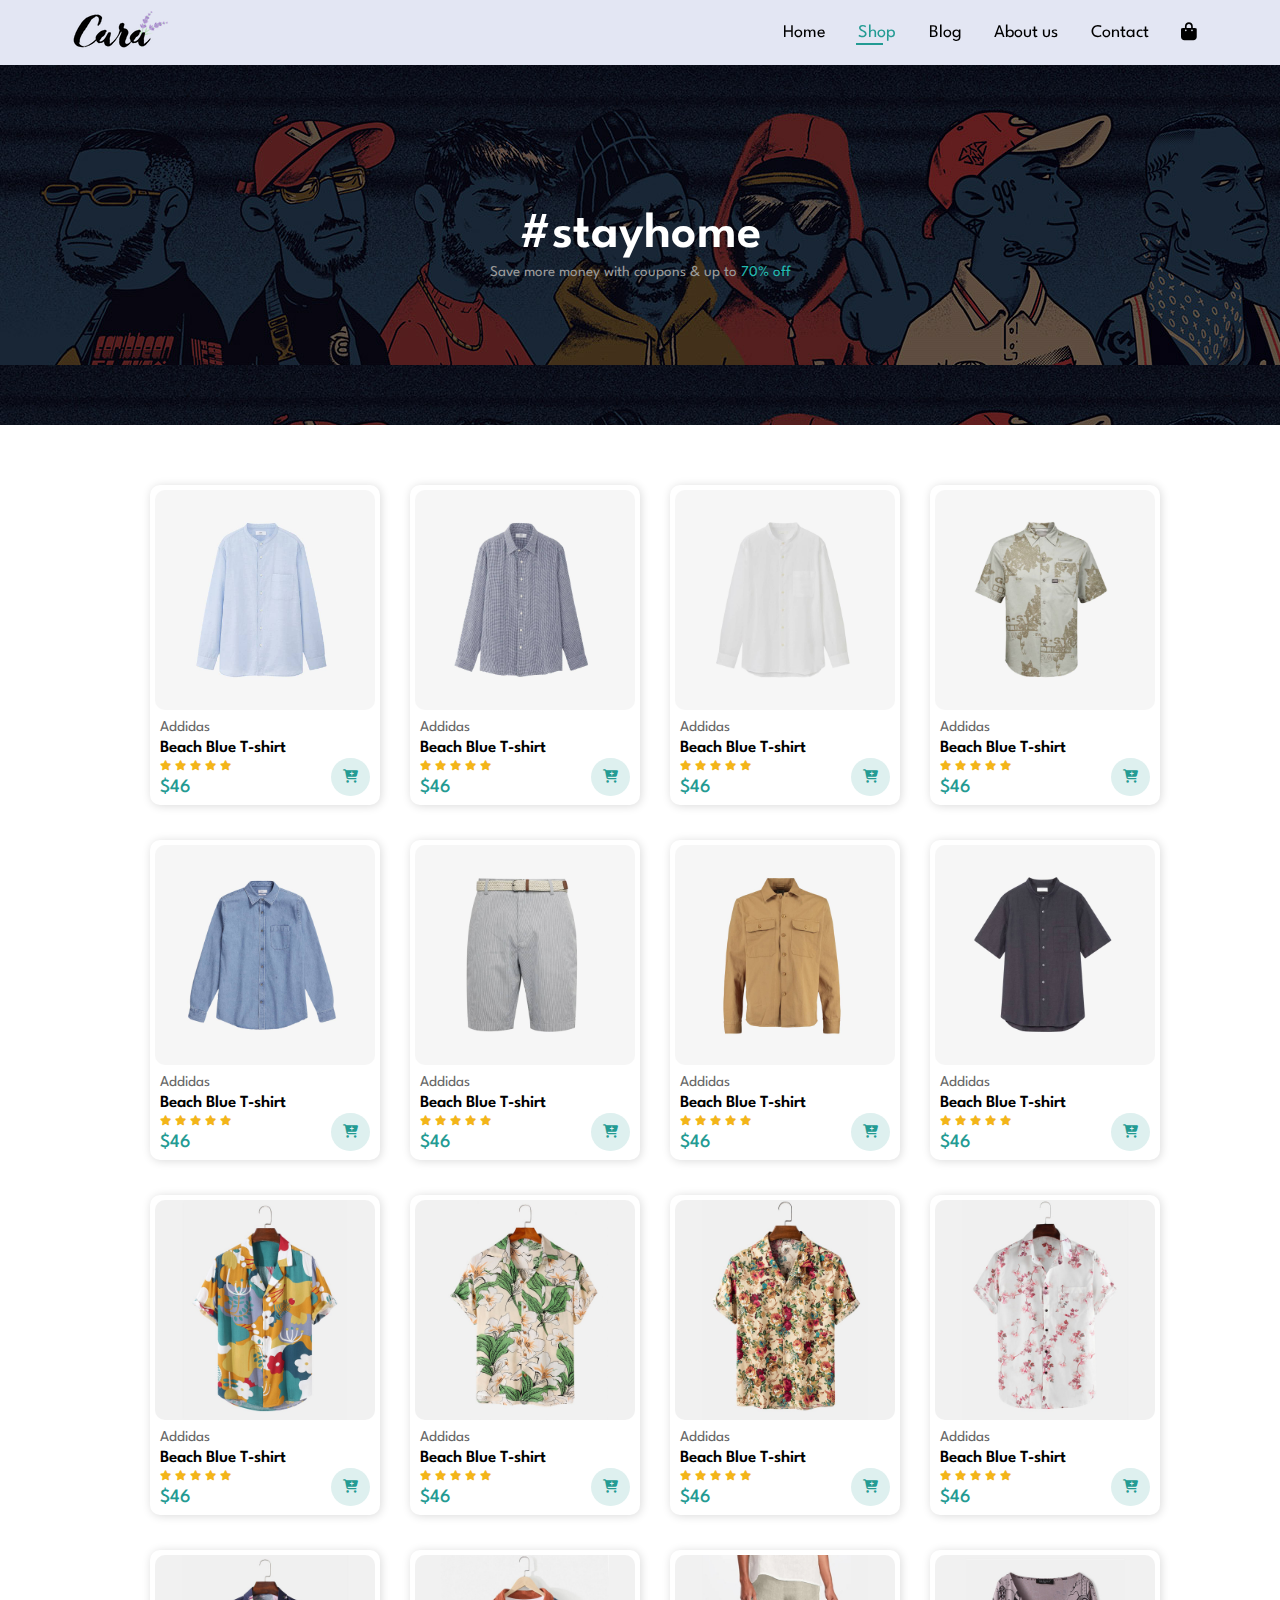
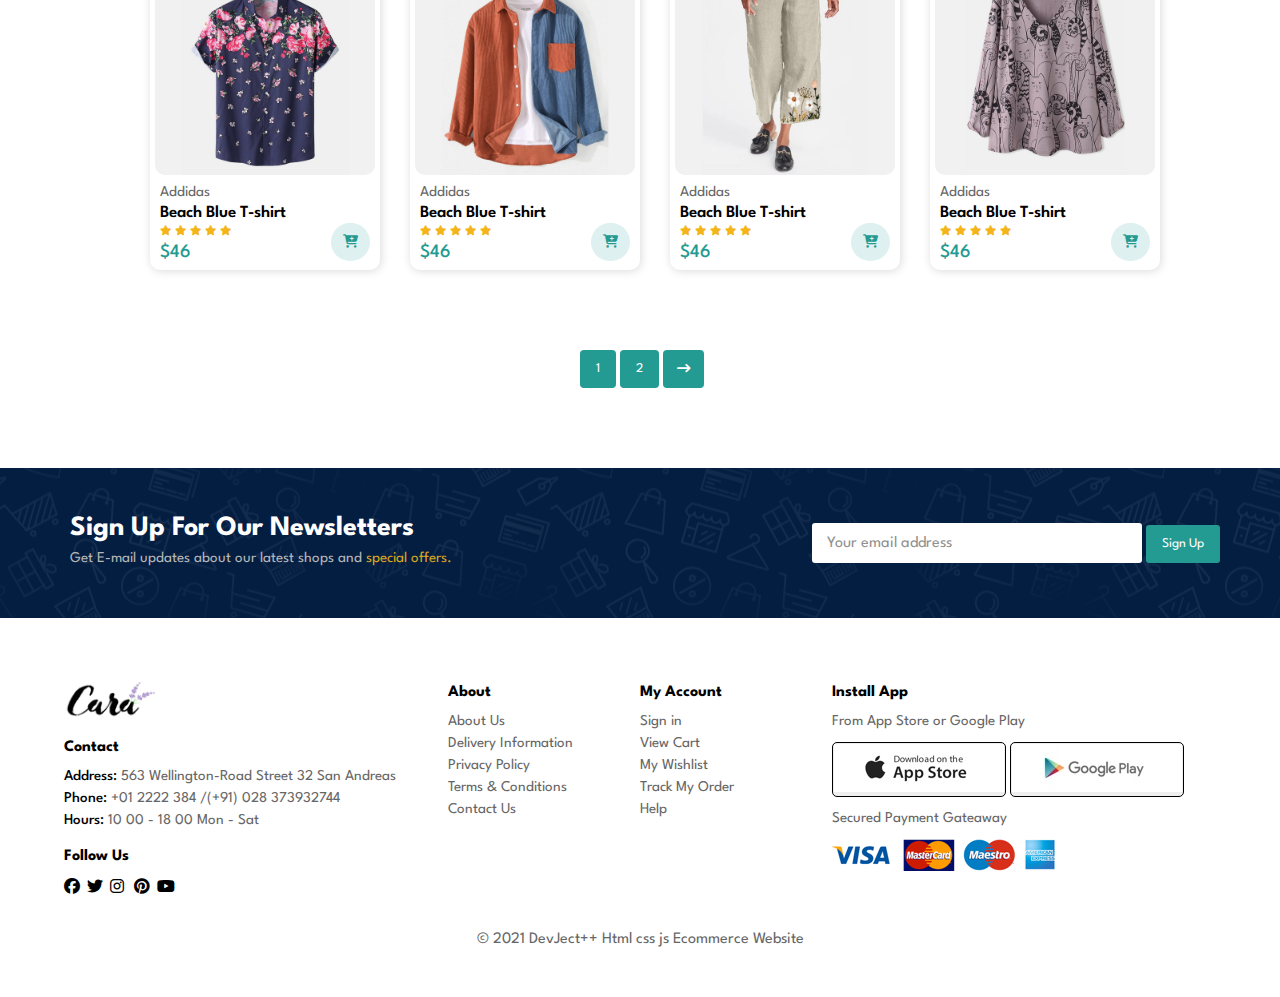
<file: shop.html>
<!DOCTYPE html>
<html lang="en">
  <head>
    <meta charset="UTF-8" />
    <meta http-equiv="X-UA-Compatible" content="IE=edge" />
    <meta name="viewport" content="width=device-width, initial-scale=1.0" />
    <title>Shop</title>
    <link rel="stylesheet" href="style.css" />
    <link
      rel="stylesheet"
      href="https://cdnjs.cloudflare.com/ajax/libs/font-awesome/6.2.1/css/all.min.css"
      referrerpolicy="no-referrer"
    />
  </head>
  <body>
    <section class="header">
      <div class="logo-container">
        <a href="index.html"
          ><img src="img/logo.png" alt="Cara logo" class="logo"
        /></a>
      </div>
      <div class="navbar-container">
        <ul class="navbar-pages">
          <li><a href="index.html">Home</a></li>
          <li><a class="active-navbar" href="shop.html">Shop</a></li>
          <li><a href="blog.html">Blog</a></li>
          <li><a href="about.html">About us</a></li>
          <li><a href="contact.html">Contact</a></li>
          <li>
            <a href="cart.html"><i class="fa-solid fa-bag-shopping"></i></a>
          </li>
        </ul>
      </div>
    </section>

    <section class="shop-banner">
      <h1>#stayhome</h1>
      <h6>Save more money with coupons & up to <span>70% off</span></h6>
    </section>

    <section class="all-product-container">
      <div class="product-container">
        <div class="product">
          <div class="product-img-container">
            <img src="img/products/n1.jpg" alt="" class="product-img" />
          </div>

          <div class="product-info">
            <h6>Addidas</h6>
            <h3>Beach Blue T-shirt</h3>
            <i class="fas fa-star"></i>
            <i class="fas fa-star"></i>
            <i class="fas fa-star"></i>
            <i class="fas fa-star"></i>
            <i class="fas fa-star"></i>

            <button>
              <i style="color: #239b93" class="fa-solid fa-cart-plus"></i>
            </button>
            <h4>$46</h4>
          </div>
        </div>
      </div>

      <div class="product-container">
        <div class="product">
          <div class="product-img-container">
            <img src="img/products/n2.jpg" alt="" class="product-img" />
          </div>

          <div class="product-info">
            <h6>Addidas</h6>
            <h3>Beach Blue T-shirt</h3>
            <i class="fas fa-star"></i>
            <i class="fas fa-star"></i>
            <i class="fas fa-star"></i>
            <i class="fas fa-star"></i>
            <i class="fas fa-star"></i>
            <button>
              <i style="color: #239b93" class="fa-solid fa-cart-plus"></i>
            </button>
            <h4>$46</h4>
          </div>
        </div>
      </div>

      <div class="product-container">
        <div class="product">
          <div class="product-img-container">
            <img src="img/products/n3.jpg" alt="" class="product-img" />
          </div>

          <div class="product-info">
            <h6>Addidas</h6>
            <h3>Beach Blue T-shirt</h3>
            <i class="fas fa-star"></i>
            <i class="fas fa-star"></i>
            <i class="fas fa-star"></i>
            <i class="fas fa-star"></i>
            <i class="fas fa-star"></i>
            <button>
              <i style="color: #239b93" class="fa-solid fa-cart-plus"></i>
            </button>
            <h4>$46</h4>
          </div>
        </div>
      </div>

      <div class="product-container">
        <div class="product">
          <div class="product-img-container">
            <img src="img/products/n4.jpg" alt="" class="product-img" />
          </div>

          <div class="product-info">
            <h6>Addidas</h6>
            <h3>Beach Blue T-shirt</h3>
            <i class="fas fa-star"></i>
            <i class="fas fa-star"></i>
            <i class="fas fa-star"></i>
            <i class="fas fa-star"></i>
            <i class="fas fa-star"></i>
            <button>
              <i style="color: #239b93" class="fa-solid fa-cart-plus"></i>
            </button>
            <h4>$46</h4>
          </div>
        </div>
      </div>

      <div class="product-container">
        <div class="product">
          <div class="product-img-container">
            <img src="img/products/n5.jpg" alt="" class="product-img" />
          </div>

          <div class="product-info">
            <h6>Addidas</h6>
            <h3>Beach Blue T-shirt</h3>
            <i class="fas fa-star"></i>
            <i class="fas fa-star"></i>
            <i class="fas fa-star"></i>
            <i class="fas fa-star"></i>
            <i class="fas fa-star"></i>
            <button>
              <i style="color: #239b93" class="fa-solid fa-cart-plus"></i>
            </button>
            <h4>$46</h4>
          </div>
        </div>
      </div>

      <div class="product-container">
        <div class="product">
          <div class="product-img-container">
            <img src="img/products/n6.jpg" alt="" class="product-img" />
          </div>

          <div class="product-info">
            <h6>Addidas</h6>
            <h3>Beach Blue T-shirt</h3>
            <i class="fas fa-star"></i>
            <i class="fas fa-star"></i>
            <i class="fas fa-star"></i>
            <i class="fas fa-star"></i>
            <i class="fas fa-star"></i>
            <button>
              <i style="color: #239b93" class="fa-solid fa-cart-plus"></i>
            </button>
            <h4>$46</h4>
          </div>
        </div>
      </div>

      <div class="product-container">
        <div class="product">
          <div class="product-img-container">
            <img src="img/products/n7.jpg" alt="" class="product-img" />
          </div>

          <div class="product-info">
            <h6>Addidas</h6>
            <h3>Beach Blue T-shirt</h3>
            <i class="fas fa-star"></i>
            <i class="fas fa-star"></i>
            <i class="fas fa-star"></i>
            <i class="fas fa-star"></i>
            <i class="fas fa-star"></i>
            <button>
              <i style="color: #239b93" class="fa-solid fa-cart-plus"></i>
            </button>
            <h4>$46</h4>
          </div>
        </div>
      </div>

      <div class="product-container">
        <div class="product">
          <div class="product-img-container">
            <img src="img/products/n8.jpg" alt="" class="product-img" />
          </div>

          <div class="product-info">
            <h6>Addidas</h6>
            <h3>Beach Blue T-shirt</h3>
            <i class="fas fa-star"></i>
            <i class="fas fa-star"></i>
            <i class="fas fa-star"></i>
            <i class="fas fa-star"></i>
            <i class="fas fa-star"></i>
            <button>
              <i style="color: #239b93" class="fa-solid fa-cart-plus"></i>
            </button>
            <h4>$46</h4>
          </div>
        </div>
      </div>

      <div
        class="product-container"
        onclick="window.location.href='sproduct.html'"
      >
        <div class="product">
          <div class="product-img-container">
            <img src="img/products/f1.jpg" alt="" class="product-img" />
          </div>

          <div class="product-info">
            <h6>Addidas</h6>
            <h3>Beach Blue T-shirt</h3>
            <i class="fas fa-star"></i>
            <i class="fas fa-star"></i>
            <i class="fas fa-star"></i>
            <i class="fas fa-star"></i>
            <i class="fas fa-star"></i>

            <button>
              <i style="color: #239b93" class="fa-solid fa-cart-plus"></i>
            </button>
            <h4>$46</h4>
          </div>
        </div>
      </div>

      <div class="product-container">
        <div class="product">
          <div class="product-img-container">
            <img src="img/products/f2.jpg" alt="" class="product-img" />
          </div>

          <div class="product-info">
            <h6>Addidas</h6>
            <h3>Beach Blue T-shirt</h3>
            <i class="fas fa-star"></i>
            <i class="fas fa-star"></i>
            <i class="fas fa-star"></i>
            <i class="fas fa-star"></i>
            <i class="fas fa-star"></i>
            <button>
              <i style="color: #239b93" class="fa-solid fa-cart-plus"></i>
            </button>
            <h4>$46</h4>
          </div>
        </div>
      </div>

      <div class="product-container">
        <div class="product">
          <div class="product-img-container">
            <img src="img/products/f3.jpg" alt="" class="product-img" />
          </div>

          <div class="product-info">
            <h6>Addidas</h6>
            <h3>Beach Blue T-shirt</h3>
            <i class="fas fa-star"></i>
            <i class="fas fa-star"></i>
            <i class="fas fa-star"></i>
            <i class="fas fa-star"></i>
            <i class="fas fa-star"></i>
            <button>
              <i style="color: #239b93" class="fa-solid fa-cart-plus"></i>
            </button>
            <h4>$46</h4>
          </div>
        </div>
      </div>

      <div class="product-container">
        <div class="product">
          <div class="product-img-container">
            <img src="img/products/f4.jpg" alt="" class="product-img" />
          </div>

          <div class="product-info">
            <h6>Addidas</h6>
            <h3>Beach Blue T-shirt</h3>
            <i class="fas fa-star"></i>
            <i class="fas fa-star"></i>
            <i class="fas fa-star"></i>
            <i class="fas fa-star"></i>
            <i class="fas fa-star"></i>
            <button>
              <i style="color: #239b93" class="fa-solid fa-cart-plus"></i>
            </button>
            <h4>$46</h4>
          </div>
        </div>
      </div>

      <div class="product-container">
        <div class="product">
          <div class="product-img-container">
            <img src="img/products/f5.jpg" alt="" class="product-img" />
          </div>

          <div class="product-info">
            <h6>Addidas</h6>
            <h3>Beach Blue T-shirt</h3>
            <i class="fas fa-star"></i>
            <i class="fas fa-star"></i>
            <i class="fas fa-star"></i>
            <i class="fas fa-star"></i>
            <i class="fas fa-star"></i>
            <button>
              <i style="color: #239b93" class="fa-solid fa-cart-plus"></i>
            </button>
            <h4>$46</h4>
          </div>
        </div>
      </div>

      <div class="product-container">
        <div class="product">
          <div class="product-img-container">
            <img src="img/products/f6.jpg" alt="" class="product-img" />
          </div>

          <div class="product-info">
            <h6>Addidas</h6>
            <h3>Beach Blue T-shirt</h3>
            <i class="fas fa-star"></i>
            <i class="fas fa-star"></i>
            <i class="fas fa-star"></i>
            <i class="fas fa-star"></i>
            <i class="fas fa-star"></i>
            <button>
              <i style="color: #239b93" class="fa-solid fa-cart-plus"></i>
            </button>
            <h4>$46</h4>
          </div>
        </div>
      </div>

      <div class="product-container">
        <div class="product">
          <div class="product-img-container">
            <img src="img/products/f7.jpg" alt="" class="product-img" />
          </div>

          <div class="product-info">
            <h6>Addidas</h6>
            <h3>Beach Blue T-shirt</h3>
            <i class="fas fa-star"></i>
            <i class="fas fa-star"></i>
            <i class="fas fa-star"></i>
            <i class="fas fa-star"></i>
            <i class="fas fa-star"></i>
            <button>
              <i style="color: #239b93" class="fa-solid fa-cart-plus"></i>
            </button>
            <h4>$46</h4>
          </div>
        </div>
      </div>

      <div class="product-container">
        <div class="product">
          <div class="product-img-container">
            <img src="img/products/f8.jpg" alt="" class="product-img" />
          </div>

          <div class="product-info">
            <h6>Addidas</h6>
            <h3>Beach Blue T-shirt</h3>
            <i class="fas fa-star"></i>
            <i class="fas fa-star"></i>
            <i class="fas fa-star"></i>
            <i class="fas fa-star"></i>
            <i class="fas fa-star"></i>
            <button>
              <i style="color: #239b93" class="fa-solid fa-cart-plus"></i>
            </button>
            <h4>$46</h4>
          </div>
        </div>
      </div>
    </section>

    <section class="page-number-container">
      <div class="page-number-button">
        <button>1</button>
        <button>2</button>
        <button><i class="fa-solid fa-arrow-right-long"></i></button>
      </div>
    </section>

    <section class="newsletter-container">
      <div class="newsletter-content">
        <div class="newsletter-content-one">
          <h2>Sign Up For Our Newsletters</h2>
          <h6>
            Get E-mail updates about our latest shops and
            <span>special offers.</span>
          </h6>
        </div>

        <div class="newsletter-content-two">
          <input type="email" name="" id="" placeholder="Your email address" />
          <button>Sign Up</button>
        </div>
      </div>
    </section>

    <section class="footer">
      <div class="footer-first-container">
        <img src="img/logo.png" alt="" />
        <h5>Contact</h5>
        <h6><span>Address:</span> 563 Wellington-Road Street 32 San Andreas</h6>
        <h6><span>Phone:</span> +01 2222 384 /(+91) 028 373932744</h6>
        <h6><span>Hours:</span> 10 00 - 18 00 Mon - Sat</h6>
        <h5 style="margin: 15px 0 10px 0">Follow Us</h5>
        <i class="fa-brands fa-facebook"></i>
        <i class="fa-brands fa-twitter"></i>
        <i class="fa-brands fa-instagram"></i>
        <i class="fa-brands fa-pinterest"></i>
        <i class="fa-brands fa-youtube"></i>
      </div>

      <div class="footer-second-container">
        <h5>About</h5>
        <h6><a href="#">About Us</a></h6>
        <h6><a href="#">Delivery Information</a></h6>
        <h6><a href="#">Privacy Policy</a></h6>
        <h6><a href="#">Terms & Conditions</a></h6>
        <h6><a href="#">Contact Us</a></h6>
      </div>

      <div class="footer-third-container">
        <h5>My Account</h5>
        <h6><a href="#">Sign in</a></h6>
        <h6><a href="#">View Cart</a></h6>
        <h6><a href="#">My Wishlist</a></h6>
        <h6><a href="#">Track My Order</a></h6>
        <h6><a href="#">Help</a></h6>
      </div>

      <div class="footer-fourth-container">
        <h5>Install App</h5>
        <h6><a href="#"></a></h6>
        <h6>From App Store or Google Play</h6>
        <button><img src="img/pay/app.jpg" alt="" /></button>
        <button><img src="img/pay/play.jpg" alt="" /></button>
        <h6>Secured Payment Gateaway</h6>
        <a href="#"><img src="img/pay/pay.png" alt="" /></a>
      </div>
    </section>

    <div class="copywrite-text">
      <h6>© 2021 DevJect++ Html css js Ecommerce Website</h6>
    </div>

    <script src="script.js"></script>
  </body>
</html>
</file>
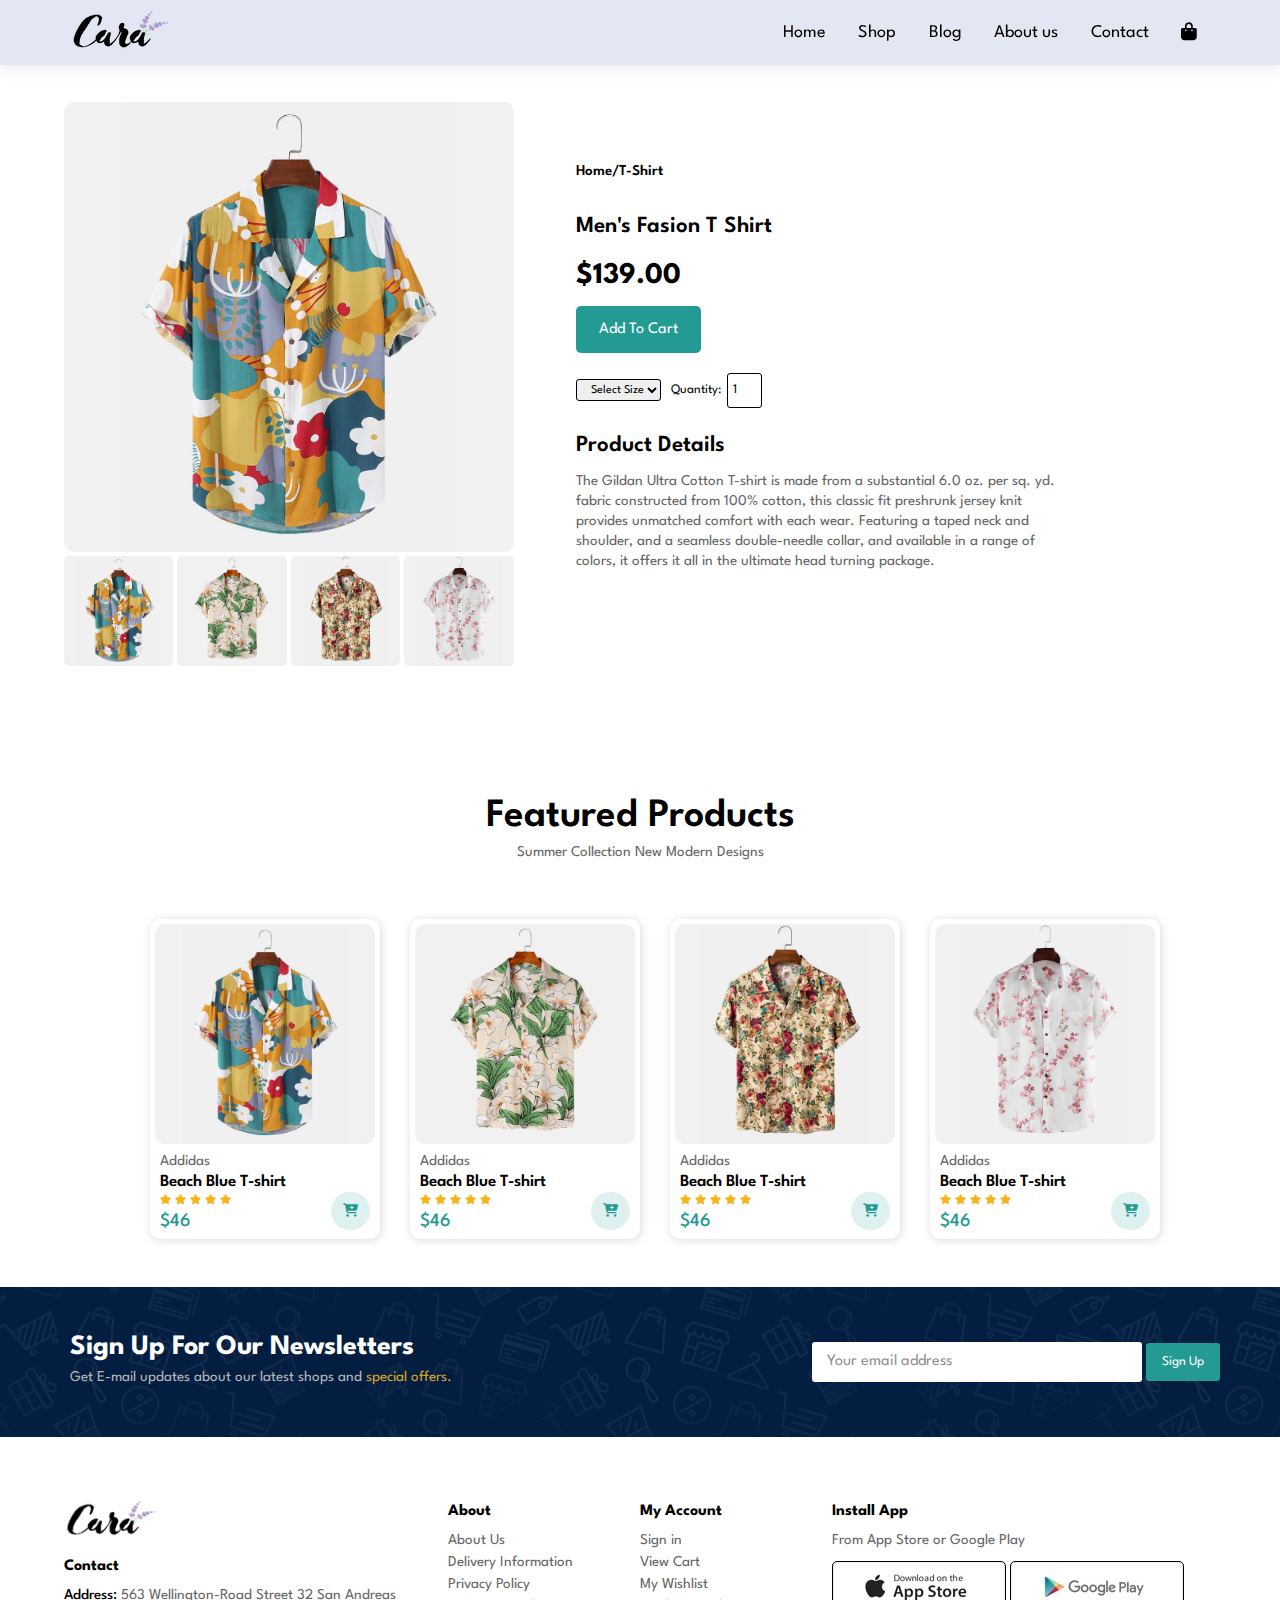
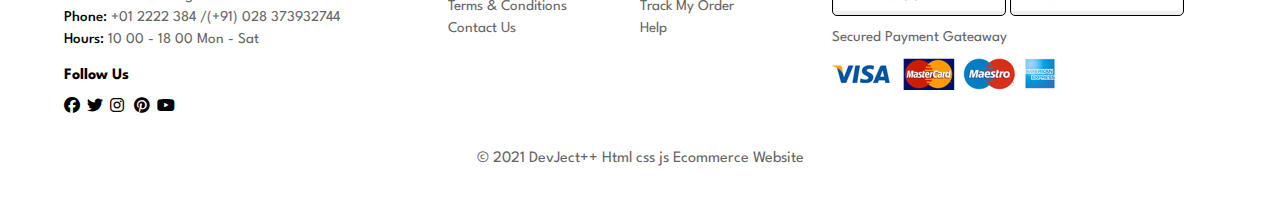
<file: sproduct.html>
<!DOCTYPE html>
<html lang="en">
  <head>
    <meta charset="UTF-8" />
    <meta http-equiv="X-UA-Compatible" content="IE=edge" />
    <meta name="viewport" content="width=device-width, initial-scale=1.0" />
    <title>Product</title>
    <link rel="stylesheet" href="style.css" />
    <link
      rel="stylesheet"
      href="https://cdnjs.cloudflare.com/ajax/libs/font-awesome/6.2.1/css/all.min.css"
      referrerpolicy="no-referrer"
    />
  </head>
  <body>
    <section class="header">
      <div class="logo-container">
        <a href="index.html"
          ><img src="img/logo.png" alt="Cara logo" class="logo"
        /></a>
      </div>
      <div class="navbar-container">
        <ul class="navbar-pages">
          <li><a class="active" href="index.html">Home</a></li>
          <li><a href="shop.html">Shop</a></li>
          <li><a href="blog.html">Blog</a></li>
          <li><a href="about.html">About us</a></li>
          <li><a href="contact.html">Contact</a></li>
          <li>
            <a href="cart.html"><i class="fa-solid fa-bag-shopping"></i></a>
          </li>
        </ul>
      </div>
    </section>

    <section class="single-product-page">
      <div class="single-product-img">
        <div class="single-product-img-large">
          <img id="large-img" src="img/products/f1.jpg" alt="" />
        </div>

        <div class="single-product-img-small">
          <img id="small-img" src="img/products/f1.jpg" alt="" />
          <img id="small-img" src="img/products/f2.jpg" alt="" />
          <img id="small-img" src="img/products/f3.jpg" alt="" />
          <img id="small-img" src="img/products/f4.jpg" alt="" />
        </div>
      </div>

      <div class="single-product-info">
        <h3>Home/T-Shirt</h4>
        <h4>Men's Fasion T Shirt</h4>
        <h2>$139.00</h2>
        <button onclick="window.location.href='cart.html'">Add To Cart</button>

        <div class="btn">
          <select name="" id="">
            <option>Select Size</option>
            <option>XL</option>
            <option>XXL</option>
            <option>Small</option>
            <option>Large</option>
          </select>  
          <p>Quantity:</p>
          <input type="number" value="1" />
        </div>

        <h4>Product Details</h4>
        <h6>
          The Gildan Ultra Cotton T-shirt is made from a substantial 6.0 oz. per
          sq. yd. fabric constructed from 100% cotton, this classic fit
          preshrunk jersey knit provides unmatched comfort with each wear.
          Featuring a taped neck and shoulder, and a seamless double-needle
          collar, and available in a range of colors, it offers it all in the
          ultimate head turning package.
        </h6>
      </div>
    </section>

    <div class="feature-product-container">
      <h1>Featured Products</h1>
      <h6>Summer Collection New Modern Designs</h6>
    </div>

    <section class="all-product-container">
      <div class="product-container">
        <div class="product">
          <div class="product-img-container">
            <img src="img/products/f1.jpg" alt="" class="product-img" />
          </div>

          <div class="product-info">
            <h6>Addidas</h6>
            <h3>Beach Blue T-shirt</h3>
            <i class="fas fa-star"></i>
            <i class="fas fa-star"></i>
            <i class="fas fa-star"></i>
            <i class="fas fa-star"></i>
            <i class="fas fa-star"></i>

            <button>
              <i style="color: #239b93" class="fa-solid fa-cart-plus"></i>
            </button>
            <h4>$46</h4>
          </div>
        </div>
      </div>

      <div class="product-container">
        <div class="product">
          <div class="product-img-container">
            <img src="img/products/f2.jpg" alt="" class="product-img" />
          </div>

          <div class="product-info">
            <h6>Addidas</h6>
            <h3>Beach Blue T-shirt</h3>
            <i class="fas fa-star"></i>
            <i class="fas fa-star"></i>
            <i class="fas fa-star"></i>
            <i class="fas fa-star"></i>
            <i class="fas fa-star"></i>
            <button>
              <i style="color: #239b93" class="fa-solid fa-cart-plus"></i>
            </button>
            <h4>$46</h4>
          </div>
        </div>
      </div>

      <div class="product-container">
        <div class="product">
          <div class="product-img-container">
            <img src="img/products/f3.jpg" alt="" class="product-img" />
          </div>

          <div class="product-info">
            <h6>Addidas</h6>
            <h3>Beach Blue T-shirt</h3>
            <i class="fas fa-star"></i>
            <i class="fas fa-star"></i>
            <i class="fas fa-star"></i>
            <i class="fas fa-star"></i>
            <i class="fas fa-star"></i>
            <button>
              <i style="color: #239b93" class="fa-solid fa-cart-plus"></i>
            </button>
            <h4>$46</h4>
          </div>
        </div>
      </div>

      <div class="product-container">
        <div class="product">
          <div class="product-img-container">
            <img src="img/products/f4.jpg" alt="" class="product-img" />
          </div>

          <div class="product-info">
            <h6>Addidas</h6>
            <h3>Beach Blue T-shirt</h3>
            <i class="fas fa-star"></i>
            <i class="fas fa-star"></i>
            <i class="fas fa-star"></i>
            <i class="fas fa-star"></i>
            <i class="fas fa-star"></i>
            <button>
              <i style="color: #239b93" class="fa-solid fa-cart-plus"></i>
            </button>
            <h4>$46</h4>
          </div>
        </div>
      </div>

    </section>


    <section class="newsletter-container">
      <div class="newsletter-content">
        <div class="newsletter-content-one">
          <h2>Sign Up For Our Newsletters</h2>
          <h6>
            Get E-mail updates about our latest shops and
            <span>special offers.</span>
          </h6>
        </div>

        <div class="newsletter-content-two">
          <input type="email" name="" id="" placeholder="Your email address" />
          <button>Sign Up</button>
        </div>
      </div>
    </section>

    <section class="footer">
      <div class="footer-first-container">
        <img src="img/logo.png" alt="" />
        <h5>Contact</h5>
        <h6><span>Address:</span> 563 Wellington-Road Street 32 San Andreas</h6>
        <h6><span>Phone:</span> +01 2222 384 /(+91) 028 373932744</h6>
        <h6><span>Hours:</span> 10 00 - 18 00 Mon - Sat</h6>
        <h5 style="margin: 15px 0 10px 0">Follow Us</h5>
        <i class="fa-brands fa-facebook"></i>
        <i class="fa-brands fa-twitter"></i>
        <i class="fa-brands fa-instagram"></i>
        <i class="fa-brands fa-pinterest"></i>
        <i class="fa-brands fa-youtube"></i>
      </div>

      <div class="footer-second-container">
        <h5>About</h5>
        <h6><a href="#">About Us</a></h6>
        <h6><a href="#">Delivery Information</a></h6>
        <h6><a href="#">Privacy Policy</a></h6>
        <h6><a href="#">Terms & Conditions</a></h6>
        <h6><a href="#">Contact Us</a></h6>
      </div>

      <div class="footer-third-container">
        <h5>My Account</h5>
        <h6><a href="#">Sign in</a></h6>
        <h6><a href="#">View Cart</a></h6>
        <h6><a href="#">My Wishlist</a></h6>
        <h6><a href="#">Track My Order</a></h6>
        <h6><a href="#">Help</a></h6>
      </div>

      <div class="footer-fourth-container">
        <h5>Install App</h5>
        <h6><a href="#"></a></h6>
        <h6>From App Store or Google Play</h6>
        <button><img src="img/pay/app.jpg" alt="" /></button>
        <button><img src="img/pay/play.jpg" alt="" /></button>
        <h6>Secured Payment Gateaway</h6>
        <a href="#"><img src="img/pay/pay.png" alt="" /></a>
      </div>
    </section>

    <div class="copywrite-text">
      <h6>© 2021 DevJect++ Html css js Ecommerce Website</h6>
    </div>

    <script src="script.js"></script>
  </body>
</html>
</file>
<file: style.css>
@import url('https://fonts.googleapis.com/css2?family=League+Spartan:wght@100;200;300;400;500;600;700;800;900&display=swap');

*{
  margin: 0;
  padding: 0;
  box-sizing: border-box;
  font-family: 'League Spartan', sans-serif;;
}

body{

}

a{
  text-decoration: none;
  color: black;
}

ul{
list-style: none;
}

h1{
  font-size: 40px;
  font-weight: 600;
}

h2{
font-size: 30px;
font-weight: 700;
}

h3{
  font-size: 17px;
  font-weight: 600;
}

h4{
  font-size: 25px;
  font-weight: 500;
}


h5{
  font-size: 16px;

}

h6{
  color: gray;
  font-size: 16px;
  font-weight: 400;
}

p{
  font-size: 17px;
}

/* Navbar Styles */

.header{
  display: flex;
  background-color: #e3e6f3;
  position: fixed;
  width: 100%;
  height: 65px;
  top: 0;
  z-index: 100;
  box-shadow: 0px 5px 15px rgba(0, 0, 0, 0.07);
}

.navbar-container{
  display: flex;
}

.navbar-pages{
  display: flex;
  justify-content: space-evenly;
  align-items: center;
  width: 480px;
  height: 100%;
  position: absolute;
  right: 50px;
  font-size: 18px;
}

.navbar-pages a{
  transition: color 0.2s ease;
  position: relative;
}

.navbar-pages a:hover,
.navbar-pages a.active-navbar{
  color: #239b93;  
}

.navbar-pages a.active-navbar::after,
.navbar-pages a:hover::after{
  content: "";
  background-color: #239b93;
  position: absolute;
  bottom: -4px;
  left: -2px;
  width: 27px;
  height: 2px;
}


.logo-container{
  height: 100%;
  display: flex;
  align-items: center;
  position: absolute;  
  left: 70px;
}


/* Home Page Style*/

.hero{
  display: flex;
  align-items: center;
  margin-top: 30px;
}

.hero-heading{
  position: absolute;
  display: flex;
  flex-direction: column;
  justify-content: space-evenly;
  height: 160px;
  left: 30px;
}

.hero img{
  position: relative;
  width: 100%;
  height: 100%;
}

.hero h1{
  width: 400px;
  line-height: 50px;
  margin: 5px 0;
  font-size: 50px;
}

.hero span{
  color: rgb(17, 150, 132);
}

.hero p{
  font-weight: 600;
  margin-bottom: 5px;
}

.hero a{
  margin-top: 15px;
  background-image: url("img/button.png");
  background-repeat: no-repeat;
  font-size: 18px;
  padding: 14px 80px 14px 65px;
  transition: color 0.2s;
}

.hero a:hover{
  color: rgb(255, 255, 255);
}




.features{
  display: grid;
  grid-template-columns: 1fr 1fr 1fr 1fr 1fr 1fr;
  margin: 50px 4rem 5rem 4rem;
  column-gap: 20px;
  row-gap: 25px;
  width: 90%;
}

.features-div {
  height: 180px;
  width: 90%;
  box-shadow: 1px 1px 9px rgba(0, 0, 0, 0.15);
  position: relative;
  display: flex;
  align-items: center;
  justify-content: center;
  overflow: hidden;
}

.features-img{
  width: 90%;
}

.features-text{
  background-color: rgb(255, 208, 241);
  color: rgb(145, 0, 101);
  position: absolute;
  font-size: 16px;
  margin-top: 145px;
  padding: 3px 7px;
  border-radius: 4px;
}

.features-div:nth-child(2) .features-text:nth-child(2){
  background-color: lightcyan;
  color: rgb(0, 133, 133);
}

.features-div:nth-child(3) .features-text:nth-child(2){
  background-color: rgb(255, 254, 192);
  color: rgb(156, 154, 0);
}

.features-div:nth-child(4) .features-text:nth-child(2){
  background-color: rgb(196, 200, 255);
  color: rgb(0, 11, 168);
}

.features-div:nth-child(5) .features-text:nth-child(2){
  background-color: rgb(201, 255, 199);
  color: rgb(4, 134, 0);

}

.features-div:nth-child(6) .features-text:nth-child(2){
  background-color: rgba(156, 108, 108, 0.281);
  color: brown;

}




.all-product-container{
  margin: 0px 150px;
  display: grid;
  grid-template-columns: 1fr 1fr 1fr 1fr;
  row-gap: 35px;
  column-gap: 30px;
}

.feature-product-container{
  display: flex;
  flex-direction: column;
  justify-content: center;
  align-items: center;
  margin-bottom: 60px;
}

.feature-product-container h1{
  margin-bottom: 10px;
}

.product{
  box-shadow: 1px 1px 10px rgba(0, 0, 0, 0.15);
  width: 230px;
  height: 320px;
  border-radius: 10px;
  transition: box-shadow 0.2s;
}

.product:hover{
  box-shadow: 4px 4px 13px rgba(0, 0, 0, 0.3);

}

.product-img-container{
  width: 220px;
  height: 190px;
}

.product-img{
  width: 100%;
  margin: 5px;
  border-radius: 10px;
}

.product-info{
  position: relative;
  margin: 45px 10px;
}

.product-info h6{
  margin-bottom: 6px;
}

.product-info h3{
  margin-bottom: 2px;
}

.product-info button,.all-product-btn{
  padding: 12px ;
  border-radius: 600px;
  border: none;
  background-color: #def0ef;
  position: absolute;
  right: 0px;
  bottom: 0px;
  transition: filter 0.15s;
}

.product-info button:hover{
  
  filter: brightness(0.9);
}

.product-info .fa-star{
  font-size: 10px;
  margin-bottom: 9px;
  color: rgb(243, 181, 25);
}

.product-info h4{
  color: #239b93;
  font-size: 19px;
}




.action-banner{
  display: flex;
  justify-content: center;
  align-items: center;
  margin: 6rem 0 5rem 0;
}

.banner-img{
  position: relative;
}

.banner-content{
  position: absolute;
  color: white;
  display: flex;
  flex-direction: column;
  justify-content: center;
  align-items: center;
}

.banner-content h1{
  margin: 20px 0px;
}

.banner-content h3{
  font-size: 22px;
}

.banner-content span{
  color: red;
}

.banner-content button{
  padding: 10px 17px;
  border: none;
  border-radius: 3px;
  font-size: 16px;
  font-weight: 500;
  transition: background-color 0.2s;
  transition: color 0.2sS;
}

.banner-content button:hover{
  background-color: #239b93;
  color: white;
}




.banner-container{
  margin: 5rem 4% 0 4%;
}

.banner-one-two-container{
  display: grid;
  grid-template-columns: 1fr 1fr;
  column-gap: 30px;
  row-gap: 30px;
}

.banner-one-container{
  display: flex;
  align-items: center;
  transition: background-color 0.2s;
  width: 600px;
  height: 300px;
  transition: filter 0.2s;
}

.banner-one-container:hover{
  filter: brightness(0.93);
}

.banner-one-container:hover button{
  background-color: #239b93;
}

.banner-one-container img{
  position: relative;
  width: 100%;
}

.banner-one-content{
  position: absolute;
  flex-direction: column;
  color: white;
  line-height: 33px;
  text-align: start;
  margin-left: 20px;
}

.banner-one-content h4{
  font-weight: 300;
  font-size: 22px;
}

.banner-one-content button{
  padding: 9px 16px;
  background-color: transparent;
  border: 1px white solid;
  color: white;
  margin-top: 8px;
  border-radius: 2px;
  transition: background-color 0.2s;

}

.banner-one-content button:hover{
  background-color: #239b93;

}

.banner-three-four-five-container{
  display: grid;
  grid-template-columns: 1fr 1fr 1fr;
  margin: 45px 0 0 0;
  column-gap: 40px;
  row-gap: 25px;
}

.banner-three-container{
  display: flex;
  align-items: center;
}



.banner-three-container img{
  width: 100%;
  position: relative;
}

.banner-three-content{
  position: absolute;
  z-index: 4;
  margin-left: 15px;
  line-height: 25px;
}

.banner-three-content h2{
  font-size: 25px;
  font-weight: 800;
  color: white;
}

.banner-three-content h3{
  color: #ff5353;
  font-size: 15px;
}



.newsletter-container{
  background-color: #041e42;
  background-image: url("img/banner/b14.png");
  background-repeat: repeat;
  background-position: center;
  height: 150px;
  width: 100%;
  margin-top: 3rem;
}

.newsletter-content{
  display: flex;
  align-items: center;
  height: 150px;
}

.newsletter-container img{
  position: relative;
}

.newsletter-content-one{
  position: absolute;
  left: 70px;
  line-height: 30px;
}

.newsletter-content-one h2{
  color: white;
  font-size: 28px;
}

.newsletter-content-one h6{
  font-size: 15px;
  color: rgb(182, 182, 182);
}

.newsletter-content-one h6 span{
  color: goldenrod;
}

.newsletter-content-two{
  position: absolute;
  right: 60px;
}

.newsletter-content-two input{
  height: 40px;
  width: 330px;
  border: none;
  border-radius: 3px;
  padding-left: 15px;
  font-size: 16px;

}

.newsletter-content-two input::placeholder{
  font-size: 16px;
  opacity: 0.8;
}

.newsletter-content-two input:focus{
  outline: none;
}

.newsletter-content-two button{
  padding: 17px 22px;
  background-color: #239b93;
  border: none;
  color: white;
  border-radius: 3px;
  transition: filter 0.2s;
}

.newsletter-content-two button:hover{
  filter: brightness(0.9);
}



.footer{
  display: flex;
  margin: 4rem 4rem 0 4rem;
  justify-content: center;
}

.footer span{
  color: black;
  font-weight: 500;
} 

.footer h5{
  margin-bottom: 6px;
  font-size: 16px;
  cursor: default;
}

.footer a,h6{
  font-size: 15px;
  color: rgb(102, 102, 102);
}

.footer a:hover{
  text-decoration: underline;
  cursor: default;
  cursor: pointer;
}

.footer-first-container{
  height: 250px;
  width: 50%;
  line-height: 22px;
}

.footer-first-container img{
  width: 130px;
  margin-bottom: 10px;
}

.footer-first-container .social-icon{
  width: 100%;
  display: flex;
}

.footer-first-container i{
  width: 5%;
  cursor: pointer;
}

.footer-first-container i:hover{
  opacity: 0.7;
}

.footer-second-container{
  width: 25%;
  line-height: 22px;
}

.footer-third-container{
  width: 25%;
  line-height: 22px;
}

.footer-fourth-container{
  width: 50%;
  line-height: 22px;

}

.footer-fourth-container button{
  margin: 10px 0;
  border: 1px black solid;
  border-radius: 5px;
  padding: 1px;
  transition: 0.2s;
  cursor: pointer;
}

.footer-fourth-container button:hover{
  filter: brightness(0.9);
}

.footer-fourth-container a img{
  margin: 10px 0;
}

.copywrite-text{
  display: flex;
  justify-content: center;
  margin-bottom: 50px
}

.copywrite-text h6{
  font-size: 16px;
}

/* Shop Page */

.shop-banner{
  margin: 65px 0 60px 0px;
  display: flex;
  justify-content: center;
  align-items: center;
  flex-direction: column;
  background-image: url("img/banner/b1.jpg");
  width: 100%;
  height: 40vh;
  text-align: center;
}

.shop-banner h1,h6{
}

.shop-banner-content{
  width: 100%;
  height: 100%;
  justify-content: center;
  align-items: center;
  display: flex;
}

.shop-banner h1{
  color: rgb(255, 255, 255);
  font-size: 50px;
  margin-bottom: 7px;
}

.shop-banner h6{
  color: rgb(155, 155, 155);
}

.shop-banner h6 span{
  color: #22bbb1;
}




.page-number-container{
  display: flex;
  width: 100%;
  align-items: center;
  justify-content: center;
  margin: 5rem 0;
}

.page-number-button{
  align-items: center;
  justify-content: center;
  display: flex;
}

.page-number-button button{
  background-color: #239b93;
  border: none;
  color: white;
  margin-left: 4px;
  border-radius: 4px;
  transition: filter 0.15s;
}

.page-number-button button:hover{
  filter: brightness(0.9);
}

.page-number-button button:nth-child(1),button:nth-child(2){
  padding: 13px 16px;

}


.page-number-button button:nth-child(3){
  padding: 12px 14px;
}



/* Single Product */

.single-product-page{
  display: flex;
  margin-bottom: 8rem;
}

.single-product-img{
  flex-direction: column;
  margin: 8% 0 0 5%;
}

.single-product-img-large{
  width: 37%;
}


.single-product-img-large img{
  width: 100%;
  border-radius: 10px;
  transition: filter 0.1s;
}

.single-product-img-small{
  width: 100%;

}

.single-product-img-small img{
  width: 9%;
  border-radius: 5px;
  transition: filter 0.1s;
}


.single-product-img-small img:hover{
  filter: brightness(0.9);
}

.active-sproduct-small-img{
  filter: brightness(0.9);
}



.single-product-info{
  display: flex;
  flex-direction: column;
  margin: 12% 0 0 5%;
  align-items: flex-start;
  line-height: 35px;
  position: absolute;
  left: 40%;
}

.single-product-info h4{
  font-weight: 600;
  font-size: 23px;
}

.single-product-info h3{
  margin-bottom: 20px;
  font-size: 15px;
}

.single-product-info h2{
  margin: 15px 0 0px 0;
}

.single-product-info h6{
  margin-top: 8px;
  width: 70%;
}

.single-product-info .btn select{
  height: 22px;
  padding-left: 10px;
  border-radius: 3px;
  border: 1px solid black;
  font-size: 12px;
  margin-right: 10px;
}

.single-product-info  select{
  outline: none;
}

.single-product-info input::placeholder{
  font-size: 12px;
}

.single-product-info .btn{
  margin: 10px 0 20px 0;
  display: flex;
  align-items: center;
}

.single-product-info .btn input{
  width: 35px;
  height: 35px;
  margin-right: 8px;
  border-radius: 3px;
  border: 1px solid black;
  padding-left: 5px;
}

.single-product-info .btn p{
  font-size: 13px;
  margin-right: 6px;
}

.single-product-info .btn input:focus{
  outline: none;
}



.single-product-info button{
  padding: 16px 23px;
  background-color: #239b93;
  border: none;
  color: white;
  border-radius: 5px;
  transition: opacity 0.2s;
  cursor: pointer;
  margin: 12px 0px 10px 0px;
  font-size: 16px;
}

.single-product-info button:hover{
  opacity: 0.85;
}

.single-product-info h6{
  line-height: 20px;
}

/* Blog Page */

.blog-banner{
  background-image: url('img/banner/b19.jpg');
  background-position: top;
  background-size: cover;
}

.blog-banner h6{
  color: rgb(221, 221, 221);
}

.blog-banner h6 span{
  color: rgb(63, 211, 211);
}




.blog-container{
  display: flex;
  flex-direction: column;
  justify-content: center;
  align-items: flex-start;
  width: 100%;
  margin: 8rem 0px -5rem 100px;
}

.blog-subcontainer{
  display: flex;
  margin-bottom: 5rem;
}

.blog-img-container{
  position: relative;
  width: 500px;

}

.blog-img-container img{
  width: 100%;
  height: 280px;
  border-radius: 5px;
  object-fit: cover;
}

.blog-subcontainer h1{
  position: absolute;
  top: -36px;
  font-size: 60px;
  font-weight: 600;
  color: rgb(201, 201, 201);
  z-index: -5;
}

.blog-text-container{
  display: flex;
  flex-direction: column;
  justify-content: center;
  margin-left: 30px;
  line-height: 17px;
}

.blog-text-container h2{
  font-size: 25px;
}

.blog-text-container h6{
  width: 50%;
  margin: 12px 0;
}

.blog-text-container h5{
  font-size: 14px;
  transition: opacity 0.15s;
  display: flex;
  flex-direction: column;
  justify-content: center;
}

.blog-text-container h5::after{
  content: "";
  width: 40px;
  height: 2px;
  position: absolute;
  background-color: black;
  margin-left: 135px;

}

.blog-text-container h5:hover{
  opacity: 0.75;
}




/* about Page */

.about-banner{
  background-image: url('img/about/banner.png');
  background-size: cover;
  background-position: center;
  background-color: lightgray;
}

.about-banner h6{
  color: rgb(180, 180, 180);
}

.about-container{
}

.about-subcontainer-1{
  display: flex;
  justify-content: center;
  margin: 5rem 0rem 0 0;

}

.about-img-container{
  height: 350px;
  width: 45%;
  background-color: lightgray;
  background-image: url('img/about/a6.jpg');
  background-size: cover;
  background-position: center;
  margin-right: 30px;
  border-radius: 7px;

}

.about-text-container{
  width: 41%;
  line-height: 18px;
  display: flex;
  flex-direction: column;
  justify-content: center;
  cursor: default;
}

.about-text-container h1{
}

.about-text-container h6{
  margin-top: 20px;
}

.about-text-container a{
  text-decoration: underline;
  color: gray;
  margin-top: 17px;
}

.about-text-container a:hover{
  filter: brightness(0.7);
}

.about-text-container marquee{
  background-color: lightgray;
  color: rgb(80, 80, 80);
  margin-top: 15px;
  border-radius: 80px;
}



.about-subcontainer-2{
  display: flex;
  justify-content: center;
  align-items: center;
  flex-direction: column;
  margin: 8rem 0 5rem 0;
  cursor: default;

}

.about-subcontainer-2 h1 a{
  color: rgb(117, 0, 117);
  text-decoration: underline;
  cursor: pointer;
  transition: opacity 0.15;
}

.about-subcontainer-2 h1 a:hover{
  opacity: 0.9;
}

.about-video{
  height: 550px;
  margin-top: 40px;
  border-radius: 10px;
  -webkit-transform: translateZ(0);
}

.about-video video{
  width: 100%;
  height: 100%;
  border-radius: 25px;
  -webkit-transform: translateZ(0);
  
}

/* contact Page */
.contact-banner{
  background-image: url('img/blog/contact-banner.jpg');
  background-size: cover;
  background-position: center;

}

.contact-banner h1{
}

.contact-banner h6{
  color: rgb(209, 209, 209);
}

.contact-banner h6 span{
  color: #27c7bc;
}



.contact-container{
  display: flex;
  flex-direction: column;
  align-items: center;
}

.contact-subcontainer{
  display: flex;
  justify-content: center;
  padding: 0 80px;
}

.contact-text-container{
  display: flex;
  flex-direction: column;
  justify-content: center;
}

.contact-text-container h2{
  margin: 14px 0;
  width: 75%;
  font-weight: 600;
}

.contact-text-container h3{
  margin-bottom: 10px;
  font-weight: 700;
}

.contact-text-container h6{
  margin-top: 13px;
  font-size: 14px;

}

.contact-text-container h6 i{
  margin-right: 8px;

}


.contact-map{
  width: 600px;
  height: 420px;
  box-shadow: 2px 2px 10px rgba(0, 0, 0, 0.15);
  border-radius: 15px;

}

.contact-map iframe{
  width: 100%;
  height: 100%;
  border-radius: 15px;
}



.contact-message-container{
  width: 93%;
  height: 550px;
  margin-top: 100px;
  border: 1px rgb(179, 179, 179) solid;
  display: flex;
  align-items: center;
  position: relative;
  border-radius: 5px;
  resize: both;
}

.message-space{
  position: absolute;
  left: 100px;
}

.message-space h6{
  margin-bottom: 15px;
}

.message-space h2{
  margin-bottom: 17px;
}

.message-space input,textarea{
  width: 100%;
  height: 33px;
  border: 1px solid rgb(179, 179, 179);
  margin-bottom: 10px;
  padding-left: 10px;
  border-radius: 3px;
  font-size: 14px;
  transition: filter 0.15s;
}

.message-space input:hover,textarea:hover{
  filter: brightness(0.98);
}

.message-space input:focus,textarea:focus{
  outline: none;
  filter: brightness(0.96);
}

.message-space textarea{
  height: 200px;
  padding-top: 10px;
  width: 100%;
  resize: none;
}

.message-space button{
  padding: 12px 22px;
  margin-top: 10px;
  background-color: #22bbb1;
  border: none;
  color: white;
  border-radius: 5px;
  cursor: pointer;
  transition: background-color 0.15s;
}

.message-space button:hover{
  background-color: #239b93;
}





.message-review-container{
  position: absolute;
  right: 60px;
}

.message-review{
  display: flex;
  width: 260px;
  margin-bottom: 21px;

}

.message-review img{
  width: 18%;
  margin-right: 13px;
  height: 100%;
}

.message-review p{
  font-weight: 600;
  margin-bottom: 5px
}

.message-review h6{
  width: 92%;
  line-height: 19px;
}

/* cart Page */

.cart-banner{
  background-image: url('https://static.vecteezy.com/system/resources/previews/002/294/859/original/flash-sale-web-banner-design-e-commerce-online-shopping-header-or-footer-banner-free-vector.jpg');
  background-position: center;
  background-size: cover;
}

.cart-banner h6{
  color: lightgray;
}

.cart-banner h6 span{
  color: #02e7d8;
}



.cart-container-1{
  width: 100%;
  padding: 0 70px;
  margin: 50px 0 100px 0;
}

.cart-container-1 thead{
  font-weight:600;
  font-size: 15px;
  border-top: 1px solid rgb(190, 190, 190);
  border-bottom: 1px solid rgb(190, 190, 190);
}

.cart-container-1 thead tr{
  height: 35px;
}

.cart-container-1 tbody{
}

.cart-container-1 tbody p{
  color: rgb(145, 145, 145);
}


.cart-container-1 tbody img{
  width: 60px;
  padding-top: 10px;
}

.cart-container-1 table{
  width: 100%;
  border-collapse: collapse;
  table-layout: fixed;
  white-space: nowrap;

}

.cart-container-1 td input{
  height: 40px;
  width: 60px;
  padding-left: 5px;
}

.cart-container-1 td input:focus{
  outline: none;
}

.cart-container-1 td input::-webkit-inner-spin-button{
  color: #ff5353;
  background-color: #02e7d8;
}

tbody td:nth-child(3){
  width: 10px;
}




.cart-subtotal{
  width: 100%;
  height: 100px;
  background-color: rgb(238, 238, 238);
  display: flex;
  justify-content: end;
  align-items: center;
  padding-right:  120px;
  margin-top: 50px;
  border-radius: 5px;
}

.cart-subtotal h2{
  margin-left: 90px;
  font-weight: 600;
  
}

.cart-subtotal h4{
  font-weight: 600;
}

.cart-btn-container{
  width: 100%;
  display: flex;
  justify-content: end;
}


.cart-btn{
  padding: 19px 50px;
  border: none;
  margin-top: 40px;
  border-radius: 5px;
  font-size: 17px;
  color: white;
  background-color: #239b93;
  transition: background-color 0.2s;
  cursor: pointer;
}

.cart-btn:hover{
  opacity: 0.9;
}

.cart-shopping{
  margin: 20px 55px 0 0;
  font-size: 16px;
  color: #22bbb1;
}

.cart-shopping:hover{
  filter: brightness(0.9);
}


/* checkout*/

.checkout-container{
  width: 100%;
  height: 100vh;
  display: flex;
  flex-direction: column;
  align-items: center;
  justify-content: center;
}

.checkout-1,.checkout-2,.checkout-3,.checkout-4{
  display: flex;
  margin-bottom: 30px;
}

.checkout-1,.checkout-2,.checkout-3,.checkout-4{
  border-bottom: 1px rgb(190, 190, 190) solid;
  height: 140px;
  display: flex;
  align-items: center;
}

.checkout-1 img{
  width: 110px;
}

.checkout-1 h3{
  font-size: 21px;
  font-weight: 400;
}

.checkout-1 h3:nth-child(1){
  width: 200px;

}
.checkout-1 h3:nth-child(3){
  font-weight: 600;
}

.checkout-1 .checkout-1-text{
  margin-left: 15px;
  
}

.checkout-1 .checkout-1-text h3{
  margin-bottom: 8px;
}

.checkout-1 h3:nth-child(3){
  margin-left: 70px;
}


.checkout-2{
  height: 65px;
  padding-bottom: 30px;
}

.checkout-2 input{
  height: 40px;
  width: 355px;
  padding-left: 13px;
  font-size: 15px;
  border-radius: 4px;
  border: 1px solid gray;
}

.checkout-2 button{
  background-color: rgb(231, 231, 231);
  border: 1px solid gray;
  border-radius: 4px;
  margin-left: 10px;
}


.checkout-3{
  height: 60px;
  width: 430px;
  display: flex;
  flex-direction: column;

}

.checkout-3-text-1,.checkout-3-text-2{
  display: flex;
  align-items: center;
  position: relative;
  width: 100%;
}

.checkout-3-text-1 h4,.checkout-3-text-2 h4{
  position: absolute;
  left: 0;
  font-size: 18px;
}

.checkout-3-text-1{
  margin-bottom: 35px;
}

.checkout-3-text-1 h3,.checkout-3-text-2 h3{
  position: absolute;
  right: 0;

}


.checkout-4{
  width: 430px;
  height: 60px;
  display: flex;
  justify-content: space-around;
  align-items: center;
  padding-bottom: 25px;
  position: relative;
}

.checkout-4 h4{
  font-size: 25px;
  position: absolute;
  left: 0;
}

.checkout-4 h3{
  font-size: 27px;
  position: absolute;
  right: 0;
}


/* Media Queries */

@media (max-width:768px) {
  .header {
    display: flex;
    background-color: #e3e6f3;
    position: fixed;
    width: 50px;
    top: 0;
    right: 0;
    left: 50%;
    z-index: 100;
    box-shadow: 0px 5px 15px rgba(0, 0, 0, 0.07);
}
  

  .navbar-pages {
    display: flex;
    flex-direction: column;
    align-items: center;
    position: absolute;
    width: 480px;
    right: 350px;
    font-size: 18px;
}
}
</file>
